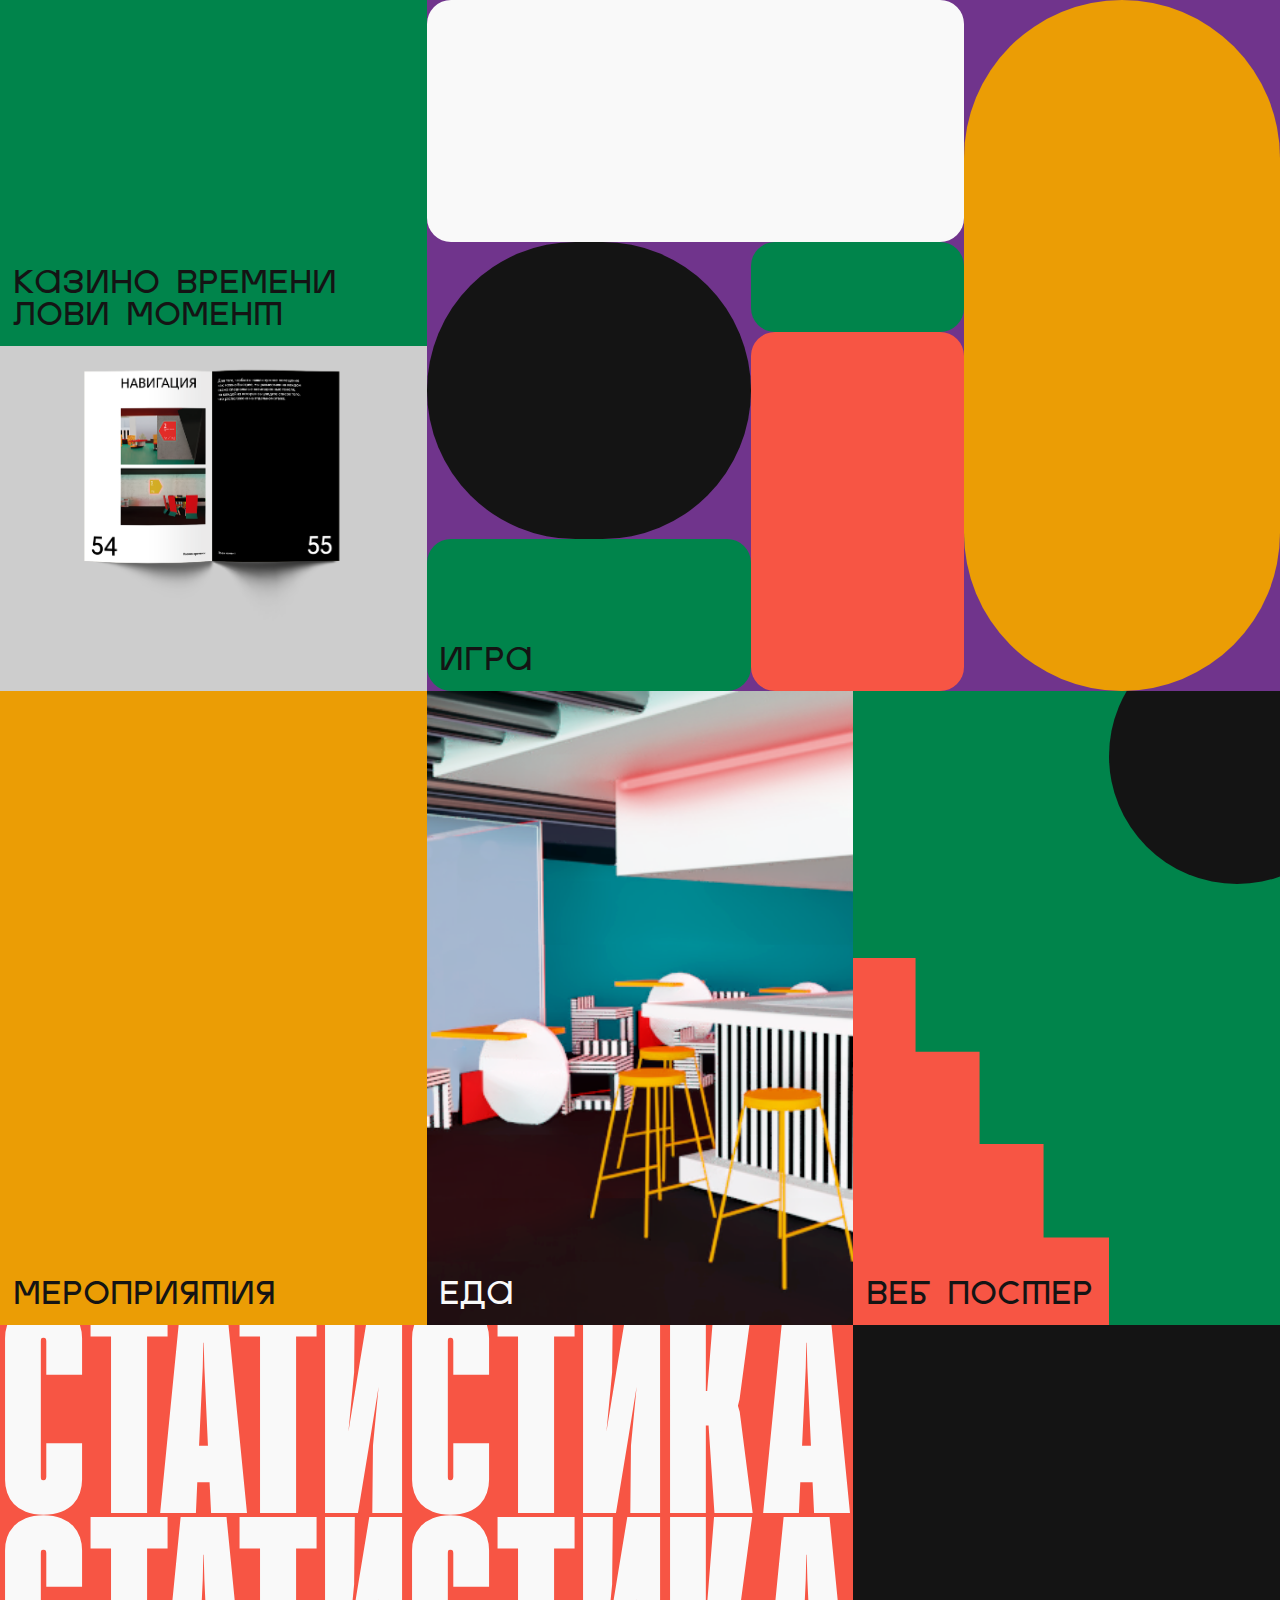
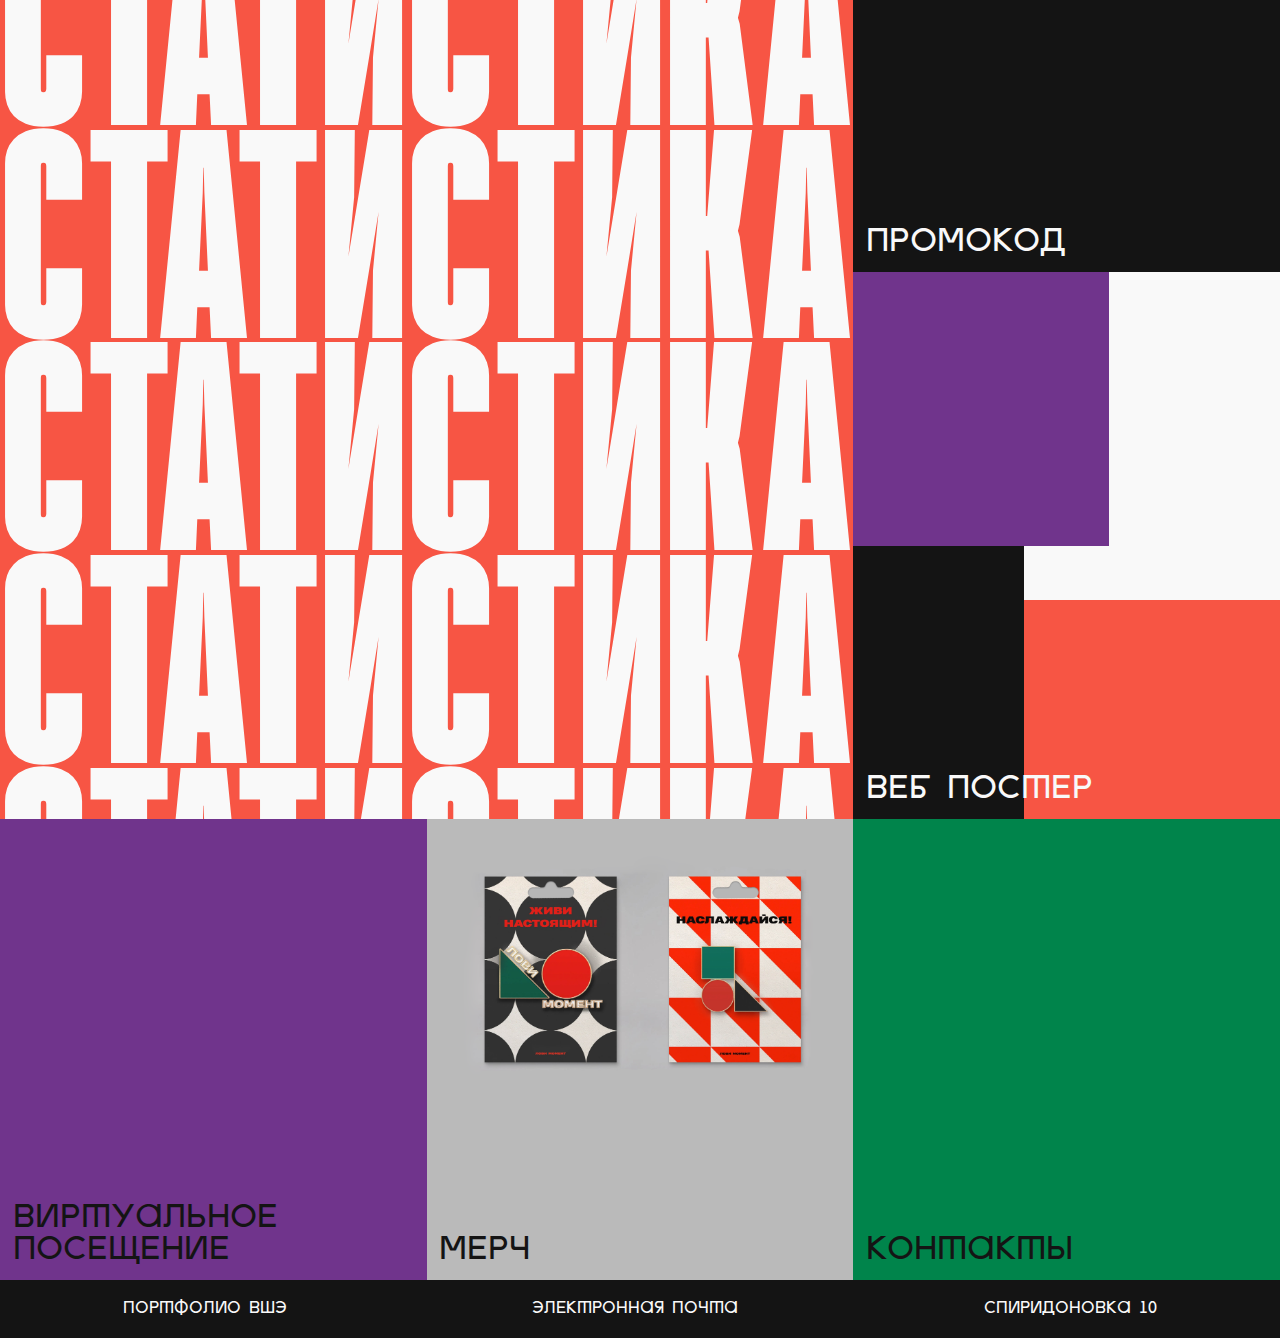
<file: index.html>
<!DOCTYPE html>
<html lang="ru" dir="ltr">
<head>
  <meta charset="utf-8">
  <meta name="viewport" content="width=device-width, initial-scale=1">
  <title>Казино времени</title>
  <link rel="shortcut icon" href="img/favicon.png" type="image/x-icon">
  <link rel="stylesheet" href="styles/master.css">
    <!-- Yandex.Metrika counter -->
  <script type="text/javascript" >
     (function(m,e,t,r,i,k,a){m[i]=m[i]||function(){(m[i].a=m[i].a||[]).push(arguments)};
     m[i].l=1*new Date();k=e.createElement(t),a=e.getElementsByTagName(t)[0],k.async=1,k.src=r,a.parentNode.insertBefore(k,a)})
     (window, document, "script", "https://mc.yandex.ru/metrika/tag.js", "ym");

     ym(75234877, "init", {
          clickmap:true,
          trackLinks:true,
          accurateTrackBounce:true,
          webvisor:true
     });
  </script>
  <noscript><div><img src="https://mc.yandex.ru/watch/75234877" style="position:absolute; left:-9999px;" alt="" /></div></noscript>
  <!-- /Yandex.Metrika counter -->
</head>
<body>
  <div class="blocks">
    <section class="blocks__section__one">
      <a href="pages/description.html" style="color: var(--main-black)"><h1>казино времени<br>лови момент</h1></a>
    </section>

    <section class="blocks__section__two">
      <a href="pages/game.html" style="color:var(--main-black)">
        <p>
          <div class="blocks__section__two__shapes">
            <div class="blocks__section__two__shapes__rect-white"></div>
            <div class="blocks__section__two__shapes__circle-black"></div>
            <div class="blocks__section__two__shapes__rect-green"></div>
            <div class="blocks__section__two__shapes__rect-red"></div>
            <div class="blocks__section__two__shapes__rect-green-little"></div>
            <div class="blocks__section__two__shapes__oval-yellow"></div>
          </div>
        </p>
        <h1>игра</h1>
      </a>
    </section>


    <section class="blocks__section__three">
      <p>
        <a href="pages/book.html"><img src="img/book/54-55.png" alt=""></a>
      </p>
    </section>


    <section class="blocks__section__four">
      <a href="pages/events.html" style="color: var(--main-black)"><h1>мероприятия</h1></a>
    </section>


    <section class="blocks__section__five">
      <p><a href="pages/food.html" style="color: var(--main-white); text-decoration: none"><img src="img/bar.png" alt=""><h1>еда</h1></a></p>
    </section>


    <section class="blocks__section__six">
      <a href="https://abarabonova.github.io/web-poster/" target="_blank" style="color: var(--main-black)"><img src="img/stairs.svg" alt="">
        <p>
          <div></div>
          <h1>веб постер</h1>
        </p>
      </a>
    </section>


    <section class="blocks__section__seven">
      <a href="pages/sale.html" style="color: var(--main-white);">
        <h1>промокод</h1>
      </a>
    </section>


    <section class="blocks__section__eight">
      <a href="https://abarabonova.github.io/poster/" target="_blank" style="color: var(--main-white);"><div></div><div></div><div></div><div></div>
        <h1>веб постер</h1>
      </a>
    </section>


    <section class="blocks__section__nine">
      <p><a href="pages/statistics.html"><h2 class="fluid-text">статистика<br>статистика<br>статистика<br>статистика<br>статистика<br>статистика<br>статистика<br>статистика<br>статистика<br>статистика<br>статистика<br>статистика<br>статистика<br>статистика<br>статистика<br>статистика<br>статистика<br>статистика<br>статистика<br>статистика<br>статистика<br>статистика<br>статистика<br>статистика<br>статистика<br>статистика<br>статистика<br>статистика<br>статистика<br>статистика<br>статистика<br>статистика<br>статистика<br>статистика<br>статистика<br>статистика<br>статистика<br>статистика<br></h2></a></p>
    </section>


    <section class="blocks__section__ten">
      <a href="pages/virtually.html" style="color: var(--main-black);">
        <h1>виртуальное посещение</h1>
      </a>
    </section>


    <section class="blocks__section__eleven">
      <p><a href="pages/merch.html" style="color: var(--main-black); text-decoration: none;"><img src="img/merch/pins.png" alt="">
        <h1>мерч</h1>
      </a></p>
    </section>


    <section class="blocks__section__twelve">
      <a href="pages/contacts.html" style="color: var(--main-black);">
        <h1>контакты</h1>
      </a>
    </section>

    <footer>
      <a href="https://portfolio.hse.ru/Student/12787">портфолио вшэ</a>
      <!-- <a href="#">12-24</a> -->
      <a href="mailto:casino-time@gmail.com">электронная почта</a>
      <a href="https://yandex.ru/maps/213/moscow/house/ulitsa_spiridonovka_10/Z04Ycw5kQEIGQFtvfXt0eHpjZw==/?ll=37.594971%2C55.759603&sll=37.603256%2C55.760690&sspn=0.022573%2C0.007622&z=16.72">Спиридоновка 10</a>

    </footer>
  </div>








<script src="js/fittext.js" charset="utf-8"></script>
<script src="js/anime.min.js" charset="utf-8"></script>

<script src="js/index.js" charset="utf-8"></script>
<script src="js/events-ticker.js" charset="utf-8"></script>
</body>
</html>
</file>
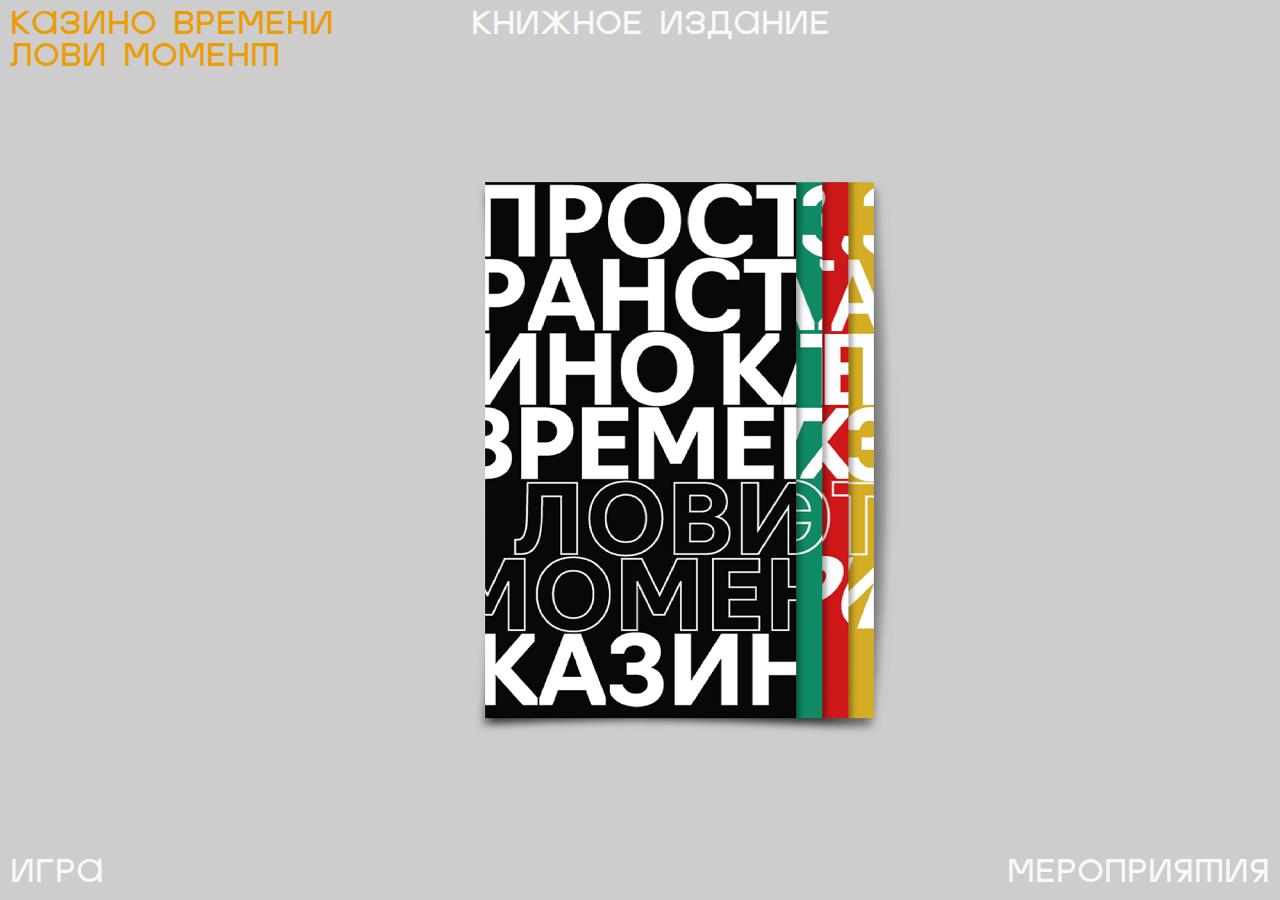
<file: pages/book.html>
<!DOCTYPE html>
<html lang="ru" dir="ltr">
<head>
  <meta charset="utf-8">
  <meta name="viewport" content="width=device-width, initial-scale=1">
  <title>Казино времени</title>
  <link rel="shortcut icon" href="../img/favicon.png" type="image/x-icon">
  <link rel="stylesheet" href="../styles/master.css">
  <style media="screen">
    body {background: #cdcdcd; overflow: hidden;}
    .logo:hover, .link-left:hover, .link-right:hover{color: var(--main-yellow)}
  </style>
</head>
<body>
  <a href="../index.html" class="logo">казино времени<br>лови момент</a>
  <h6 class="description-middle">книжное издание</h6>

    <section class="book_section">
        <div class="slider">
                <div id="img-container" class="images-container">
                <img class="slider-item fade" src="../img/book/1.png" alt="">
                <img class="slider-item fade" src="../img/book/2-3.png" alt="">
                <img class="slider-item fade" src="../img/book/4-5.png" alt="">
                <img class="slider-item fade" src="../img/book/6-7.png" alt="">
                <img class="slider-item fade" src="../img/book/8-9.png" alt="">
                <img class="slider-item fade" src="../img/book/10-11.png" alt="">
                <img class="slider-item fade" src="../img/book/12-13.png" alt="">
                <img class="slider-item fade" src="../img/book/14-15.png" alt="">
                <img class="slider-item fade" src="../img/book/16-17.png" alt="">
                <img class="slider-item fade" src="../img/book/18-19.png" alt="">
                <img class="slider-item fade" src="../img/book/20-21.png" alt="">
                <img class="slider-item fade" src="../img/book/22-23.png" alt="">
                <img class="slider-item fade" src="../img/book/24-25.png" alt="">
                <img class="slider-item fade" src="../img/book/26-27.png" alt="">
                <img class="slider-item fade" src="../img/book/28-29.png" alt="">
                <img class="slider-item fade" src="../img/book/30-31.png" alt="">
                <img class="slider-item fade" src="../img/book/32-33.png" alt="">
                <img class="slider-item fade" src="../img/book/34-35.png" alt="">
                <img class="slider-item fade" src="../img/book/36-37.png" alt="">
                <img class="slider-item fade" src="../img/book/38-39.png" alt="">
                <img class="slider-item fade" src="../img/book/40-41.png" alt="">
                <img class="slider-item fade" src="../img/book/42-43.png" alt="">
                <img class="slider-item fade" src="../img/book/44-45.png" alt="">
                <img class="slider-item fade" src="../img/book/46-47.png" alt="">
                <img class="slider-item fade" src="../img/book/48-49.png" alt="">
                <img class="slider-item fade" src="../img/book/50-51.png" alt="">
                <img class="slider-item fade" src="../img/book/52-53.png" alt="">
                <img class="slider-item fade" src="../img/book/54-55.png" alt="">
                <img class="slider-item fade" src="../img/book/56-57.png" alt="">
                <img class="slider-item fade" src="../img/book/58-59.png" alt="">
                <img class="slider-item fade" src="../img/book/60-61.png" alt="">
                <img class="slider-item fade" src="../img/book/62-63.png" alt="">
                <img class="slider-item fade" src="../img/book/64-65.png" alt="">
                <img class="slider-item fade" src="../img/book/66-67.png" alt="">
            </div>
            <div class="buttons-block">
                <div id="prev-btn"></div>
                <div id="next-btn"></div>
            </div>
            <div id="dots-block">
                <button class="dot dot-active"></button>
                <button class="dot"></button>
                <button class="dot"></button>
                <button class="dot"></button>
            </div>
        </div>
    </section>
    <a href="game.html" class="link-left">игра</a>
    <a href="events.html" class="link-right">мероприятия</a>
    <script src="../js/sliders.js"></script>
</body>
</html>
</file>
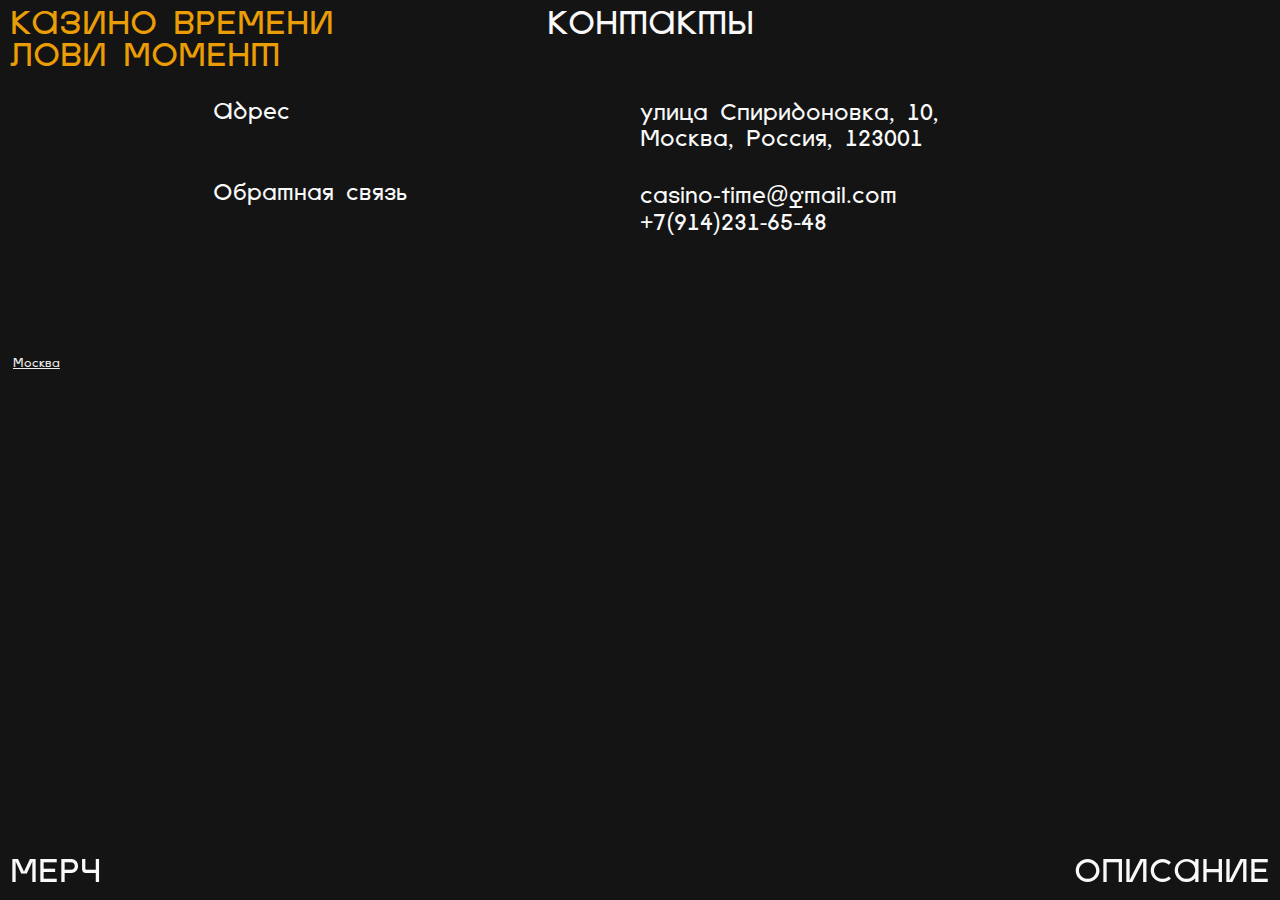
<file: pages/contacts.html>
<!DOCTYPE html>
<html lang="ru" dir="ltr">
<head>
  <meta charset="utf-8">
  <meta name="viewport" content="width=device-width, initial-scale=1">
  <title>Казино времени</title>
  <link rel="shortcut icon" href="../img/favicon.png" type="image/x-icon">
  <link rel="stylesheet" href="../styles/master.css">
  <style media="screen">
    body {background: var(--main-black); overflow: hidden; font-family: "Five-Years-Later";}
    .logo:hover, .link-left:hover, .link-right:hover{color: var(--main-yellow)}
    .header__p, .header__div__p {font-family: "Five-Years-Later";}
  </style>
</head>
<body>

  <a href="../index.html" class="logo">казино времени<br>лови момент</a>
  <h6 class="description-middle">контакты</h6>


  <div class="contacts">
    <p class="contacts__adress">Адрес</p>
    <p class="contacts__support">Обратная связь</p>

    <p class="contacts__adress__info">улица Спиридоновка, 10,<br>Москва, Россия, 123001</p>
    <p class="contacts__support__info">casino-time<span>@</span>gmail.com<br><span>+</span>7<span>(</span>914<span>)</span>231-65-48</p>
  </div>

<div style="position:absolute;overflow:hidden;" class="contacts__map">
  <a href="https://yandex.ru/maps/213/moscow/?utm_medium=mapframe&utm_source=maps" style="color:#eee;font-size:12px;position:absolute;">Москва</a>
  <a href="https://yandex.ru/maps/213/moscow/house/ulitsa_spiridonovka_10/Z04Ycw5kQEIGQFtvfXt0eHpjZw==/?clid=2270456&ll=37.594971%2C55.759603&sll=37.481926%2C56.020279&sspn=0.090294%2C0.030285&utm_medium=mapframe&utm_source=maps&z=16.72" style="color:#eee;font-size:12px;position:absolute;bottom:2vh;">Улица Спиридоновка, 10 — Яндекс.Карты</a>
  <iframe src="https://yandex.ru/map-widget/v1/-/CCQNFFuDCB" frameborder="1" allowfullscreen="true" style="position:relative;" class="contacts__map__iframe"></iframe>
</div>





  <a href="merch.html" class="link-left">мерч</a>
  <a href="description.html" class="link-right">описание</a>
</body>
</html>
</file>
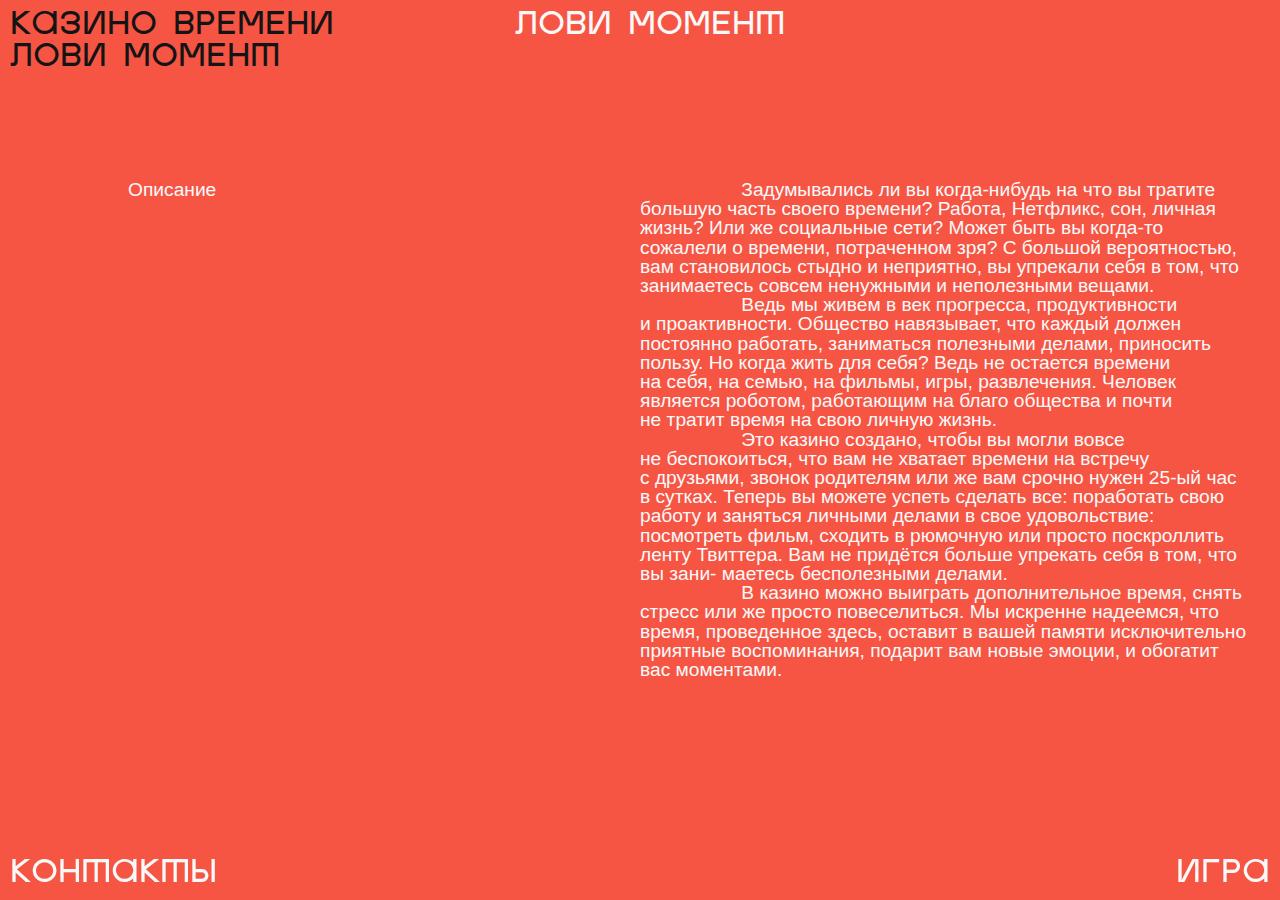
<file: pages/description.html>
<!DOCTYPE html>
<html lang="ru" dir="ltr">
<head>
  <meta charset="utf-8">
  <meta name="viewport" content="width=device-width, initial-scale=1">
  <title>Казино времени</title>
  <link rel="shortcut icon" href="../img/favicon.png" type="image/x-icon">
  <link rel="stylesheet" href="../styles/description.css">
</head>
<body>
  <header>
    <a href="../index.html" class="logo">казино времени<br>лови момент</a>
    <h6 class="description-middle">лови момент</h6>

    <p class="header__p">Описание</p>
    <div class="header__div">
      <p class="header__div__p">Задумывались&nbsp;ли вы&nbsp;когда-нибудь на&nbsp;что вы&nbsp;тратите большую часть своего времени? Работа, Нетфликс, сон, личная жизнь? Или&nbsp;же социальные сети? Может быть вы&nbsp;когда-то сожалели о&nbsp;времени, потраченном зря? С&nbsp;большой вероятностью, вам становилось стыдно и&nbsp;неприятно, вы&nbsp;упрекали себя в&nbsp;том, что занимаетесь совсем ненужными и&nbsp;неполезными вещами.</p>
      <p class="header__div__p">Ведь мы&nbsp;живем в&nbsp;век прогресса, продуктивности и&nbsp;проактивности. Общество навязывает, что каждый должен постоянно работать, заниматься полезными делами, приносить пользу. Но&nbsp;когда жить для себя? Ведь не&nbsp;остается времени на&nbsp;себя, на&nbsp;семью, на&nbsp;фильмы, игры, развлечения. Человек является роботом, работающим на&nbsp;благо общества и&nbsp;почти не&nbsp;тратит время на&nbsp;свою личную жизнь.</p>
      <p class="header__div__p">Это казино создано, чтобы вы могли вовсе не&nbsp;беспокоиться, что вам не&nbsp;хватает времени на&nbsp;встречу с&nbsp;друзьями, звонок родителям или&nbsp;же вам срочно нужен 25-ый час в&nbsp;сутках. Теперь вы&nbsp;можете успеть сделать все: поработать свою работу и&nbsp;заняться личными делами в&nbsp;свое удовольствие: посмотреть фильм, сходить в&nbsp;рюмочную или просто поскроллить ленту Твиттера. Вам не&nbsp;придётся больше упрекать себя в&nbsp;том, что вы&nbsp;зани- маетесь бесполезными делами.</p>
      <p class="header__div__p">В казино можно выиграть дополнительное время, снять стресс или же просто повеселиться. Мы искренне надеемся, что время, проведенное здесь, оставит в вашей памяти исключительно приятные воспоминания, подарит вам новые эмоции, и обогатит вас моментами.</p>
    </div>

    <a href="contacs.html" class="link-left">контакты</a>
    <a href="game.html" class="link-right">игра</a>
  </header>


<!-- <h2>Custom Scrollbar Example</h2> -->


</body>
</html>
</file>
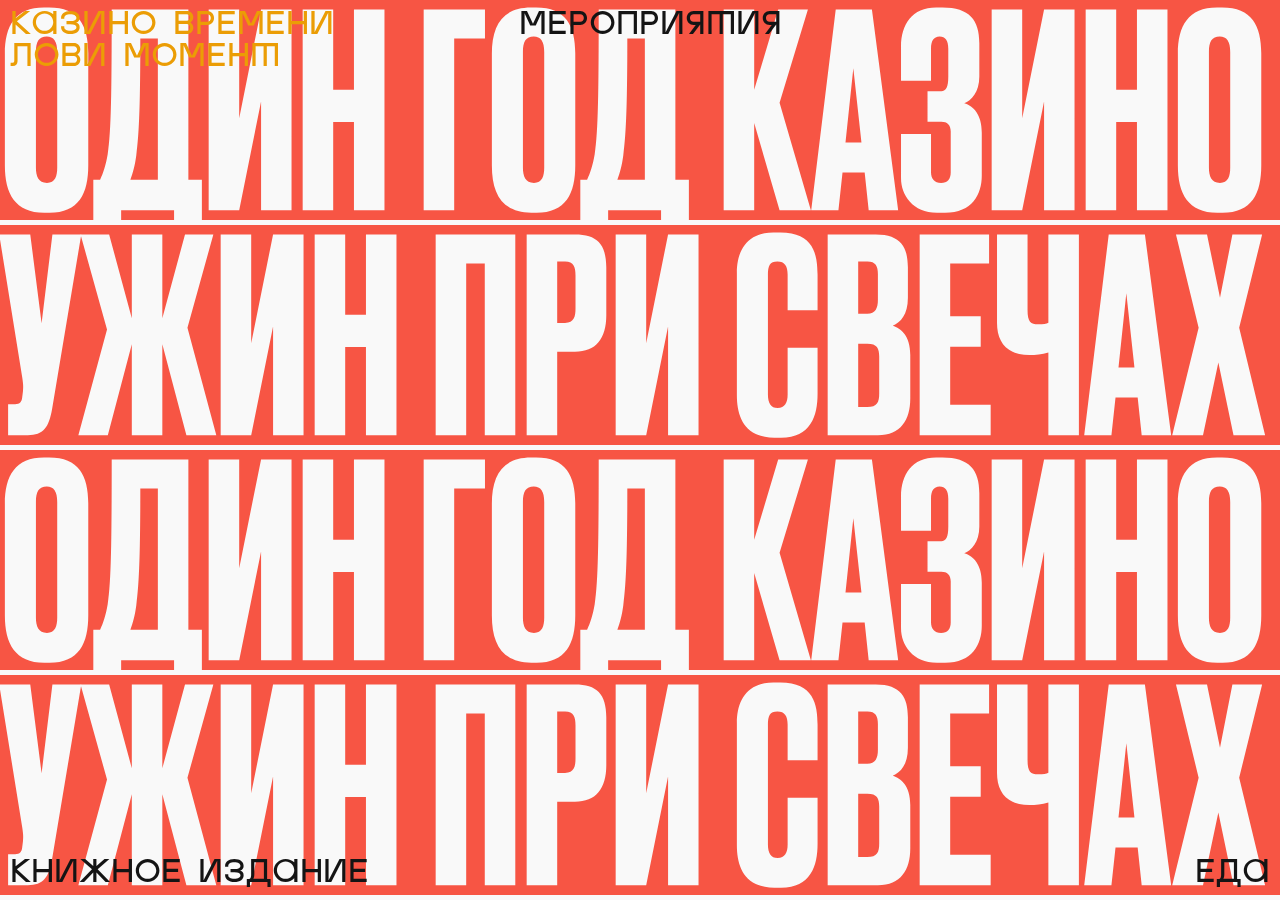
<file: pages/events.html>
<!DOCTYPE html>
<html lang="ru" dir="ltr">
<head>
  <meta charset="utf-8">
  <meta name="viewport" content="width=device-width, initial-scale=1">
  <title>Казино времени</title>
  <link rel="shortcut icon" href="../img/favicon.png" type="image/x-icon">
  <link rel="stylesheet" href="../styles/master.css">
  <style media="screen">
   body {background: var(--main-red); overflow: hidden;}
   .logo, .description-middle, .link-left, .link-right{color: var(--main-black);}
   .logo:hover, .link-left:hover, .link-right:hover{color: var(--main-yellow)}
 </style>
</head>
<body>
  <a href="../index.html" class="logo">казино времени<br>лови момент</a>
  <h6 class="description-middle">мероприятия</h6>


  <div class="events__div">

    <div class="events__img__b-w" id="poster-1">
      <img class="events__poster-1" src="../img/events/poster-1.png" alt="">
    </div>

    <div class="events__img__b-w-2" id="poster-2">
      <img class="events__poster-2" src="../img/events/poster-2.png" alt="">
    </div>

    <div class="events__img__b-w-3" id="poster-3">
      <img class="events__poster-3" src="../img/events/poster-3.png" alt="">
    </div>

    <div class="events__img__b-w-4" id="poster-4">
      <img class="events__poster-4" src="../img/events/poster-4.png" alt="">
    </div>

    <div class="events__img__b-w-5" id="poster-5">
      <img class="events__poster-5" src="../img/events/poster-5.png" alt="">
    </div>

    <div class="events__img__b-w-6" id="poster-6">
      <img class="events__poster-6" src="../img/events/poster-6.png" alt="">
    </div>

  <div class="events__div__span">
    <h4>
      <span class="events__div__span__one-years" id="poster-red-6">один год казино времени</span>
      <span class="events__div__span__set" id="poster-dj">dj-set</span>
      <span class="events__div__span__one-years">ужин при свечах</span>
      <span class="events__div__span__set" id="poster-dj_2">dj-set</span>
      <span class="events__div__span__one-years" id="poster-black-three-3-3">один год казино времени</span>
      <span class="events__div__span__set">ужин при свечах</span>
      <span class="events__div__span__one-years">один год казино времени</span>
    </h4>
  </div>

  <div class="events__div__span" id="events__div__span__2">
    <h4>
      <span class="events__div__span__set">ужин при свечах</span>
      <span class="events__div__span__one-years" id="poster-black-1-1">один год казино времени</span>
      <span class="events__div__span__set" id="poster-dj_2-1">dj-set</span>
      <span class="events__div__span__one-years" id="poster-black-two-2">один год казино времени</span>
      <span class="events__div__span__set" id="poster-dj-1">dj-set</span>
      <span class="events__div__span__one-years">ужин при свечах</span>
      <span class="events__div__span__set">dj-set</span>
    </h4>
  </div>

  <div class="events__div__span" id="events__div__span__3">
    <h4>
      <span class="events__div__span__one-years" id="poster-black-three-3">один год казино времени</span>
      <span class="events__div__span__set" id="poster-dj-2">dj-set</span>
      <span class="events__div__span__one-years">ужин при свечах</span>
      <span class="events__div__span__set">ужин при свечах</span>
      <span class="events__div__span__one-years" id="poster-black-1">один год казино времени</span>
      <span class="events__div__span__set" id="poster-dj_2-2">dj-set</span>
      <span class="events__div__span__one-years">ужин при свечах</span>
      <span class="events__div__span__set">dj-set</span>
    </h4>
  </div>

  <div class="events__div__span">
    <h4>
      <span class="events__div__span__set">ужин при свечах</span>
      <span class="events__div__span__one-years" id="poster-black">один год казино времени
      </span>
      <span class="events__div__span__set" id="poster-dj-3">dj-set</span>
      <span class="events__div__span__one-years" id="poster-black-two">один год казино времени</span>
      <span class="events__div__span__set">ужин при свечах</span>
      <span class="events__div__span__one-years" id="poster-black-three">один год казино времени</span>
      <span class="events__div__span__set" id="poster-dj_2-3">dj-set</span>
    </h4>
  </div>
</div>




<a href="book.html" class="link-left">книжное издание</a>
<a href="food.html" class="link-right">еда</a>


<script src="../js/events.js" charset="utf-8"></script>
</body>
</html>
</file>
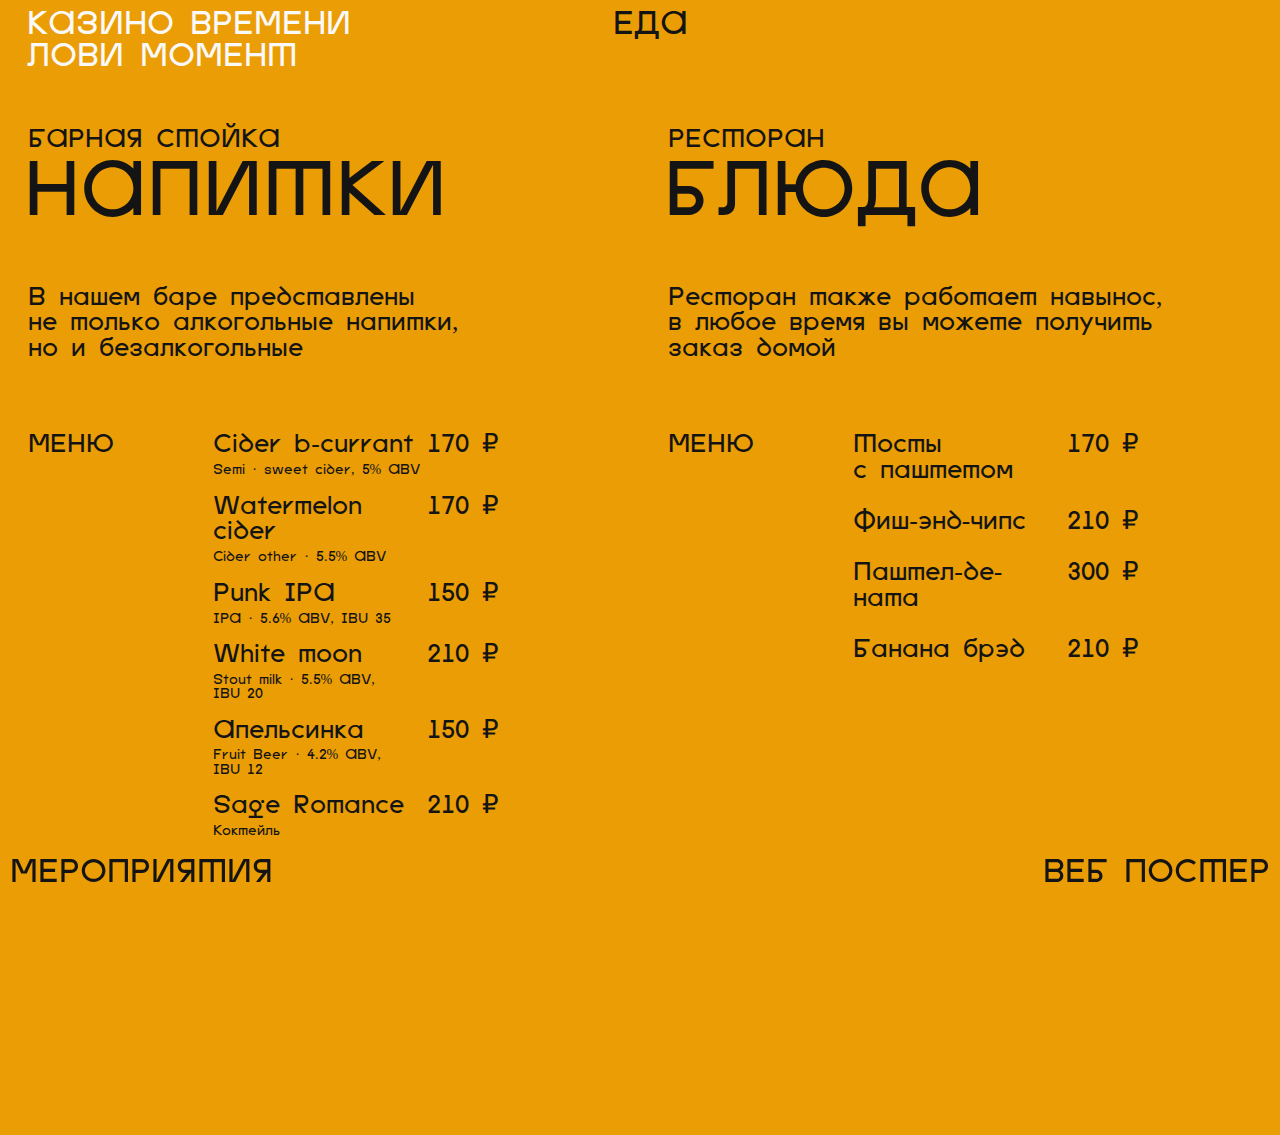
<file: pages/food.html>
<!DOCTYPE html>
<html lang="ru" dir="ltr">
<head>
  <meta charset="utf-8">
  <meta name="viewport" content="width=device-width, initial-scale=1">
  <title>Казино времени</title>
  <link rel="shortcut icon" href="../img/favicon.png" type="image/x-icon">
  <link rel="stylesheet" href="../styles/master.css">
  <style media="screen">
    body{background: var(--main-yellow);} .logo{padding-left: 27px;}    .logo, .description-middle, .link-left, .link-right{color: var(--main-black);}
   .logo:hover, .link-left:hover, .link-right:hover{color: var(--main-white)}
   ::-webkit-scrollbar-thumb {background: var(--main-purple);
   }
  </style>
</head>
<body>
  <a href="../index.html" class="logo">казино времени<br>лови момент</a>
  <h6 class="description-middle">еда</h6>
  <main class="food__main">

    <p class="food__main__h1_1">барная стойка</p>
    <p class="food__main__h1_2">ресторан</p>

    <p class="food__main__h2_1">напитки</p>
    <p class="food__main__h2_2">блюда</p>

    <p class="food__main__p_1">В&nbsp;нашем баре представлены не&nbsp;только алкогольные напитки, но&nbsp;и&nbsp;безалкогольные</p>
    <p class="food__main__p_2">Ресторан также работает навынос, в&nbsp;любое время вы&nbsp;можете получить заказ домой</p>

    <p class="food__main__h3_1">меню</p>
    <p class="food__main__h3_2">меню</p>

    <!-- меню блюда -->
    <div class="food__main__menu">
      <p>Cider b-currant</p>
      <p>Semi · sweet cider, 5%&nbsp;ABV</p>

      <p>Watermelon cider</p>
      <p>Cider other · 5.5%&nbsp;ABV</p>

      <p>Punk IPA</p>
      <p>IPA · 5.6% ABV, IBU&nbsp;35</p>

      <p>White moon</p>
      <p>Stout milk · 5.5% ABV, IBU&nbsp;20</p>

      <p>Апельсинка</p>
      <p>Fruit Beer · 4.2% ABV, IBU&nbsp;12</p>

      <p>Sage Romance</p>
      <p>Коктейль</p>

      <h6>170&nbsp;<span>₽</span></h6>
      <h6>/</h6>

      <h6>170&nbsp;<span>₽</span></h6>
      <h6>/</h6>

      <h6>150&nbsp;<span>₽</span></h6>
      <h6>/</h6>

      <h6>210&nbsp;<span>₽</span></h6>
      <h6>/</h6>

      <h6>150&nbsp;<span>₽</span></h6>
      <h6>/</h6>

      <h6>210&nbsp;<span>₽</span></h6>
    </div>

    <!-- цена -->

    <!-- второе менб -->
    <div class="food__main__menu_2">
      <p class="food__main__h4_1">Тосты с&nbsp;паштетом</p>

      <p class="food__main__h4_1">Фиш-энд-чипс</p>

      <p class="food__main__h4_1">Паштел-де-ната</p>

      <p class="food__main__h4_1">Банана брэд</p>

      <p>170&nbsp;<span>₽</span></p>
      <p>210&nbsp;<span>₽</span></p>
      <p>300&nbsp;<span>₽</span></p>
      <p>210&nbsp;<span>₽</span></p>
    </div>



    <!-- цена -->
  </main>
  <div class="food__main__padding"></div>
  <a href="events.html" class="link-left">мероприятия</a>
  <a href="https://abarabonova.github.io/web-poster/" target="_blank" class="link-right">веб постер</a>
</body>
</html>
</file>
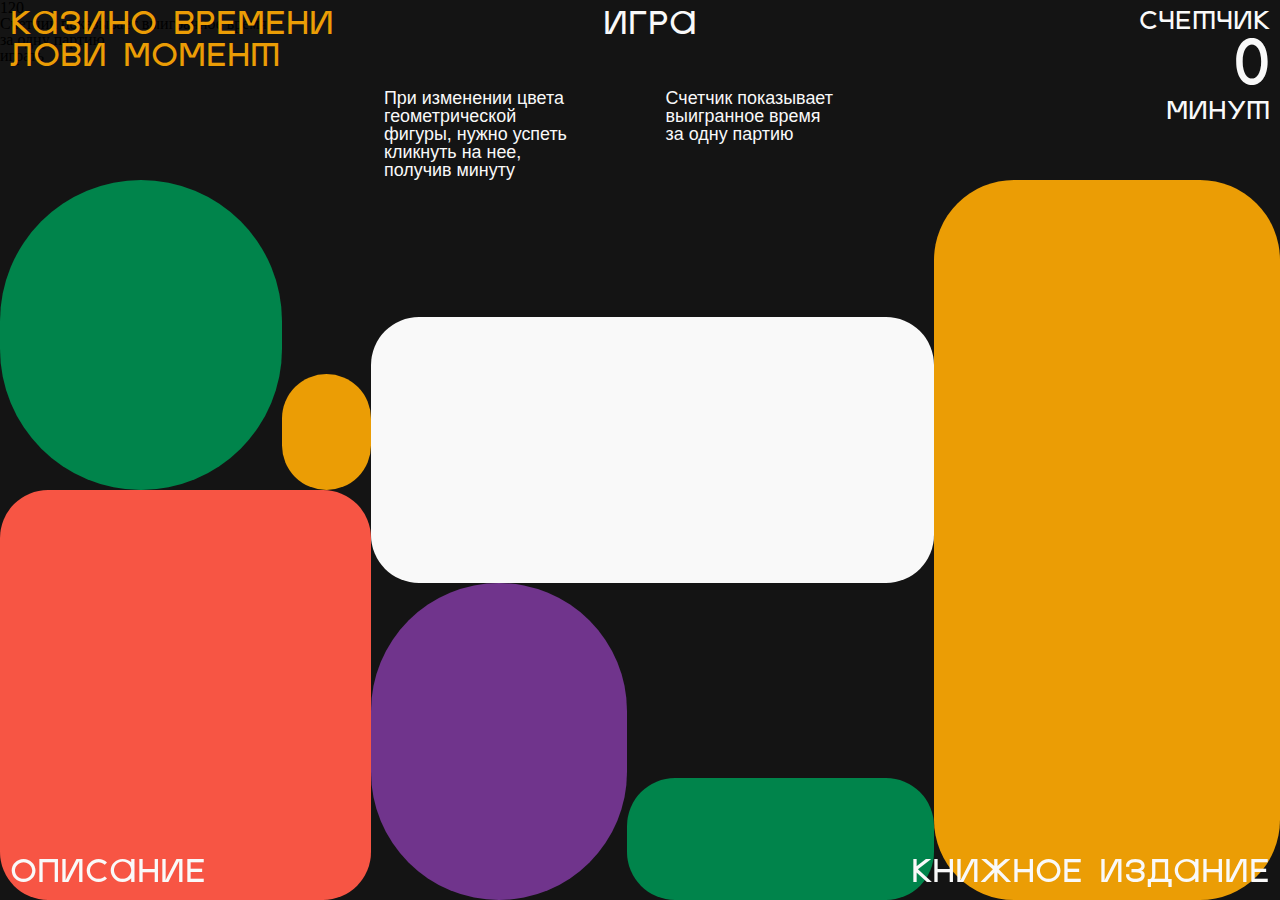
<file: pages/game.html>
<!DOCTYPE html>
<html lang="ru" dir="ltr">
<head>
  <meta charset="utf-8">
  <meta name="viewport" content="width=device-width, initial-scale=1">
  <title>Казино времени</title>
  <link rel="shortcut icon" href="../img/favicon.png" type="image/x-icon">
  <link rel="stylesheet" href="../styles/master.css">
  <style media="screen">
   body {background: var(--main-black); overflow: hidden;}
   .logo:hover, .link-left:hover{color: var(--main-yellow)}
    .link-right:hover {color: var(--main-purple)}
 </style>
</head>
<body>
  <a href="../index.html" class="logo">казино времени<br>лови момент</a>
  <h6 class="description-middle">игра</h6>

  <div class="game__time">
    <p>счетчик</p>
    <p id="game__time"></p>
    <p>минут</p>
  </div>

  <div class="game__screen__1" id="screen-1">
    <div class="game__screen__1__circle">
      <div></div>
      <div></div>
    </div>
    <p>При изменении цвета геометрической фигуры, нужно успеть кликнуть на&nbsp;нее, получив минуту</p>
    <div class="game__screen__1__button" id="button-1">
      <p>дальше</p>
    </div>
  </div>

  <div class="game__screen__2" id="screen-2">
    <div class="game__screen__2__h4">
      <h4>120</h4>
    </div>
    <p>Счетчик показывает выигранное время<br> за&nbsp;одну партию</p>
    <div class="game__screen__2__button" id="button-2">
      <p>играть</p>
    </div>
  </div>

  <div class="game__shapes">
    <div id="shape-1" class="game__shapes__ellipse-green"></div>
    <div id="shape-2" class="game__shapes__ellipse-purple"></div>
    <div id="shape-3" class="game__shapes__oval-yellow"></div>
    <div id="shape-4" class="game__shapes__rect-green"></div>
    <div id="shape-5" class="game__shapes__rect-red"></div>
    <div id="shape-6" class="game__shapes__rect-white"></div>
    <div id="shape-7" class="game__shapes__rect-yellow"></div>
  </div>


  <div class="game__description">
    <p>При изменении цвета геометрической фигуры, нужно успеть кликнуть на&nbsp;нее, получив минуту</p>

    <p>Счетчик показывает выигранное время за&nbsp;одну партию</p>

  </div>



<a href="description.html" class="link-left">описание</a>
<a href="book.html" class="link-right">книжное издание</a>

<script src="../js/game.js" charset="utf-8"></script>

</body>
</html>
</file>
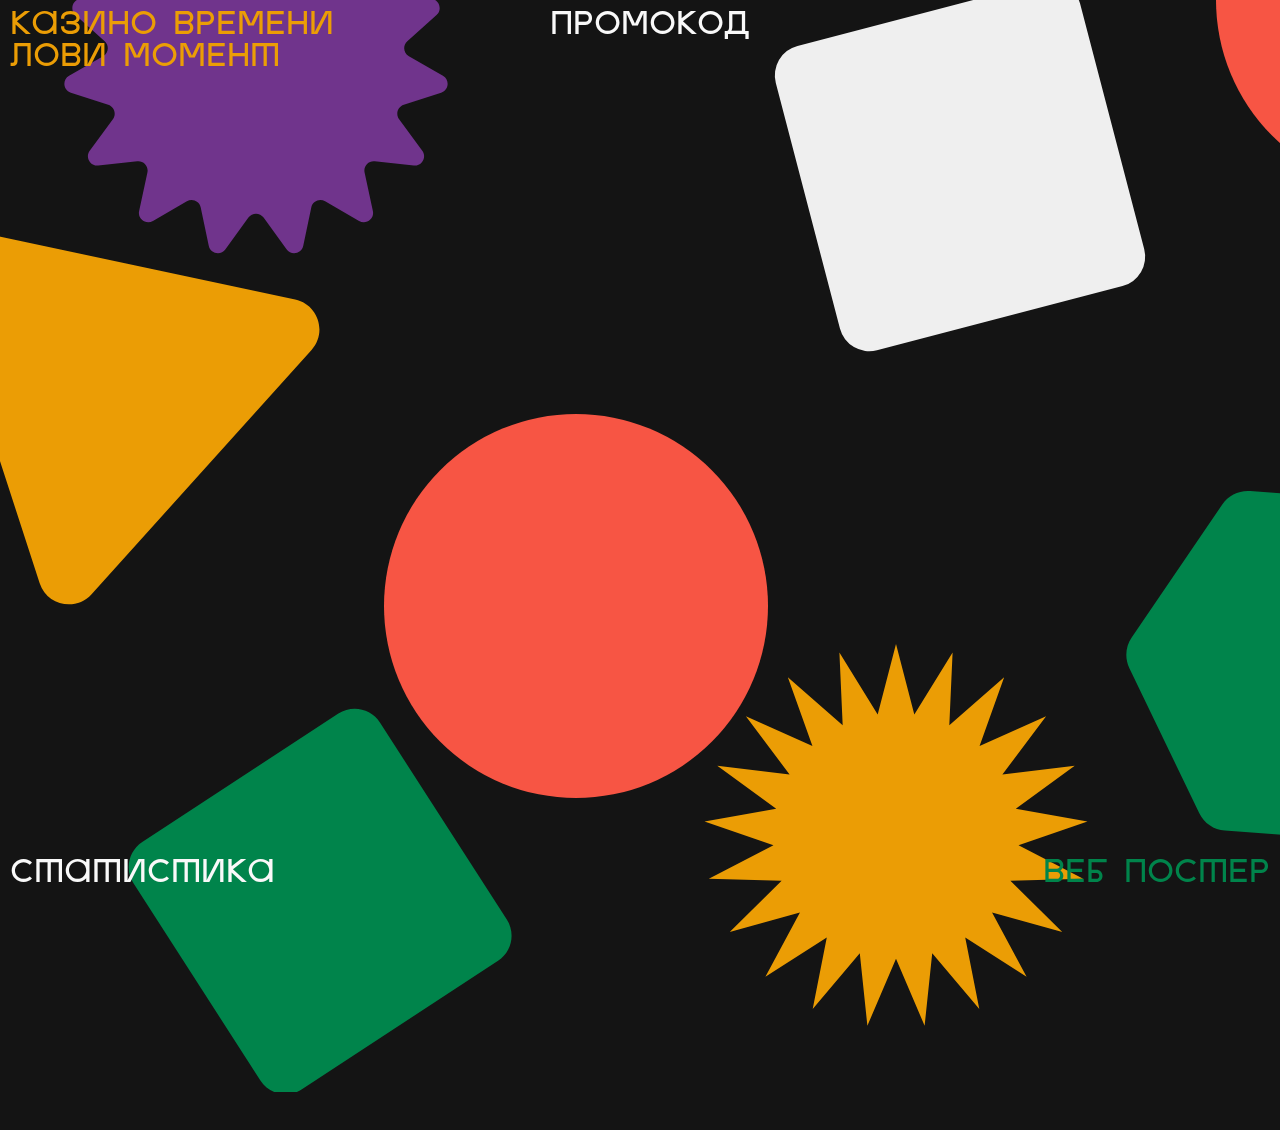
<file: pages/sale.html>
<!DOCTYPE html>
<html lang="ru" dir="ltr">
<head>
  <meta charset="utf-8">
  <meta name="viewport" content="width=device-width, initial-scale=1">
  <title>Казино времени</title>
  <link rel="shortcut icon" href="../img/favicon.png" type="image/x-icon">
  <link rel="stylesheet" href="../styles/master.css">
  <style media="screen">
    body {background: var(--main-black); overflow: hidden;}
    .logo:hover, .link-left:hover, .link-right:hover{color: var(--main-yellow)}
    .link-right {color: var(--main-green);}
  </style>
</head>
<body>

  <a href="../index.html" class="logo">казино времени<br>лови момент</a>
  <h6 class="description-middle">промокод</h6>

  <div class="sale">
    <div id="ball"></div>
    <div></div>
    <div></div>
    <div></div>
    <div></div>
    <div></div>
    <div></div>
    <div></div>
    <div></div>
    <div></div>
    <div></div>
    <div></div>
  </div>


  <a href="statistics.html" class="link-left">статистика</a>
  <a href="https://abarabonova.github.io/poster/" target="_blank" class="link-right">веб постер</a>

  <script src="../js/sale.js" charset="utf-8"></script>

</body>
</html>
</file>
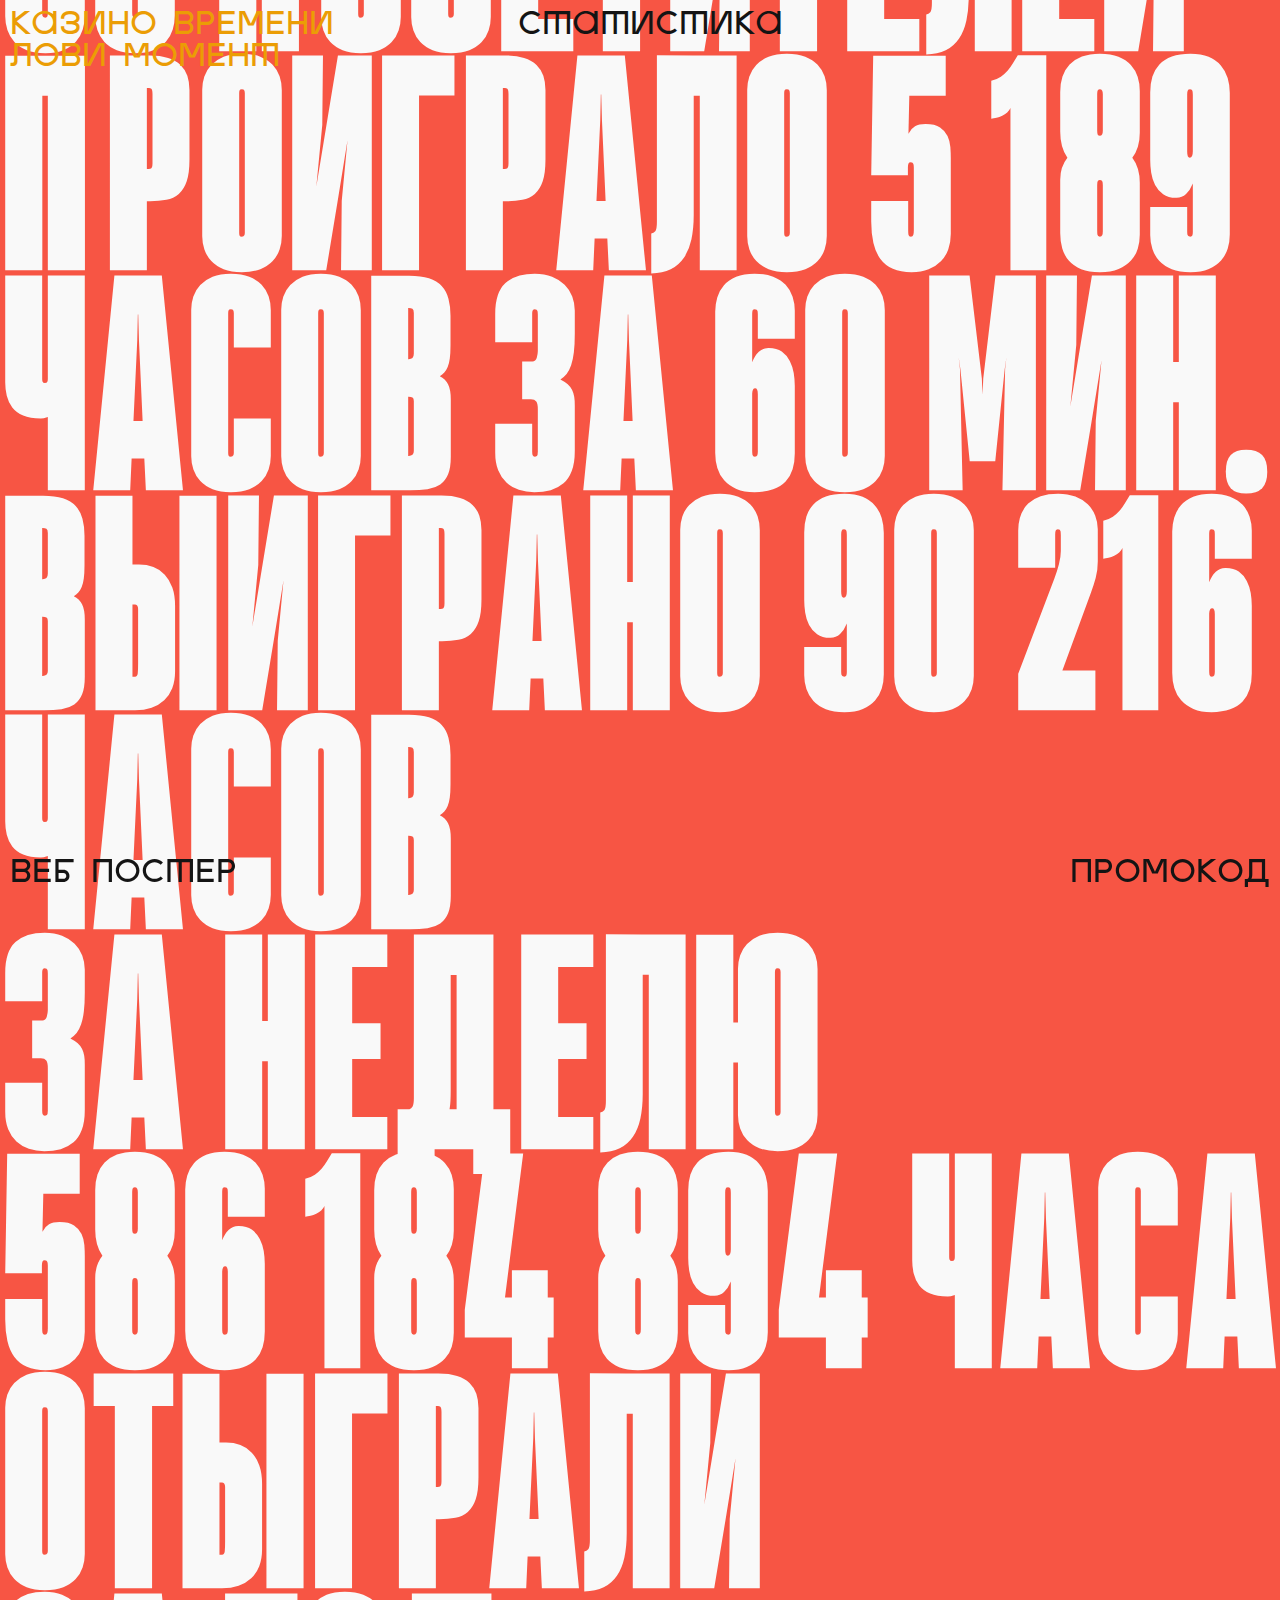
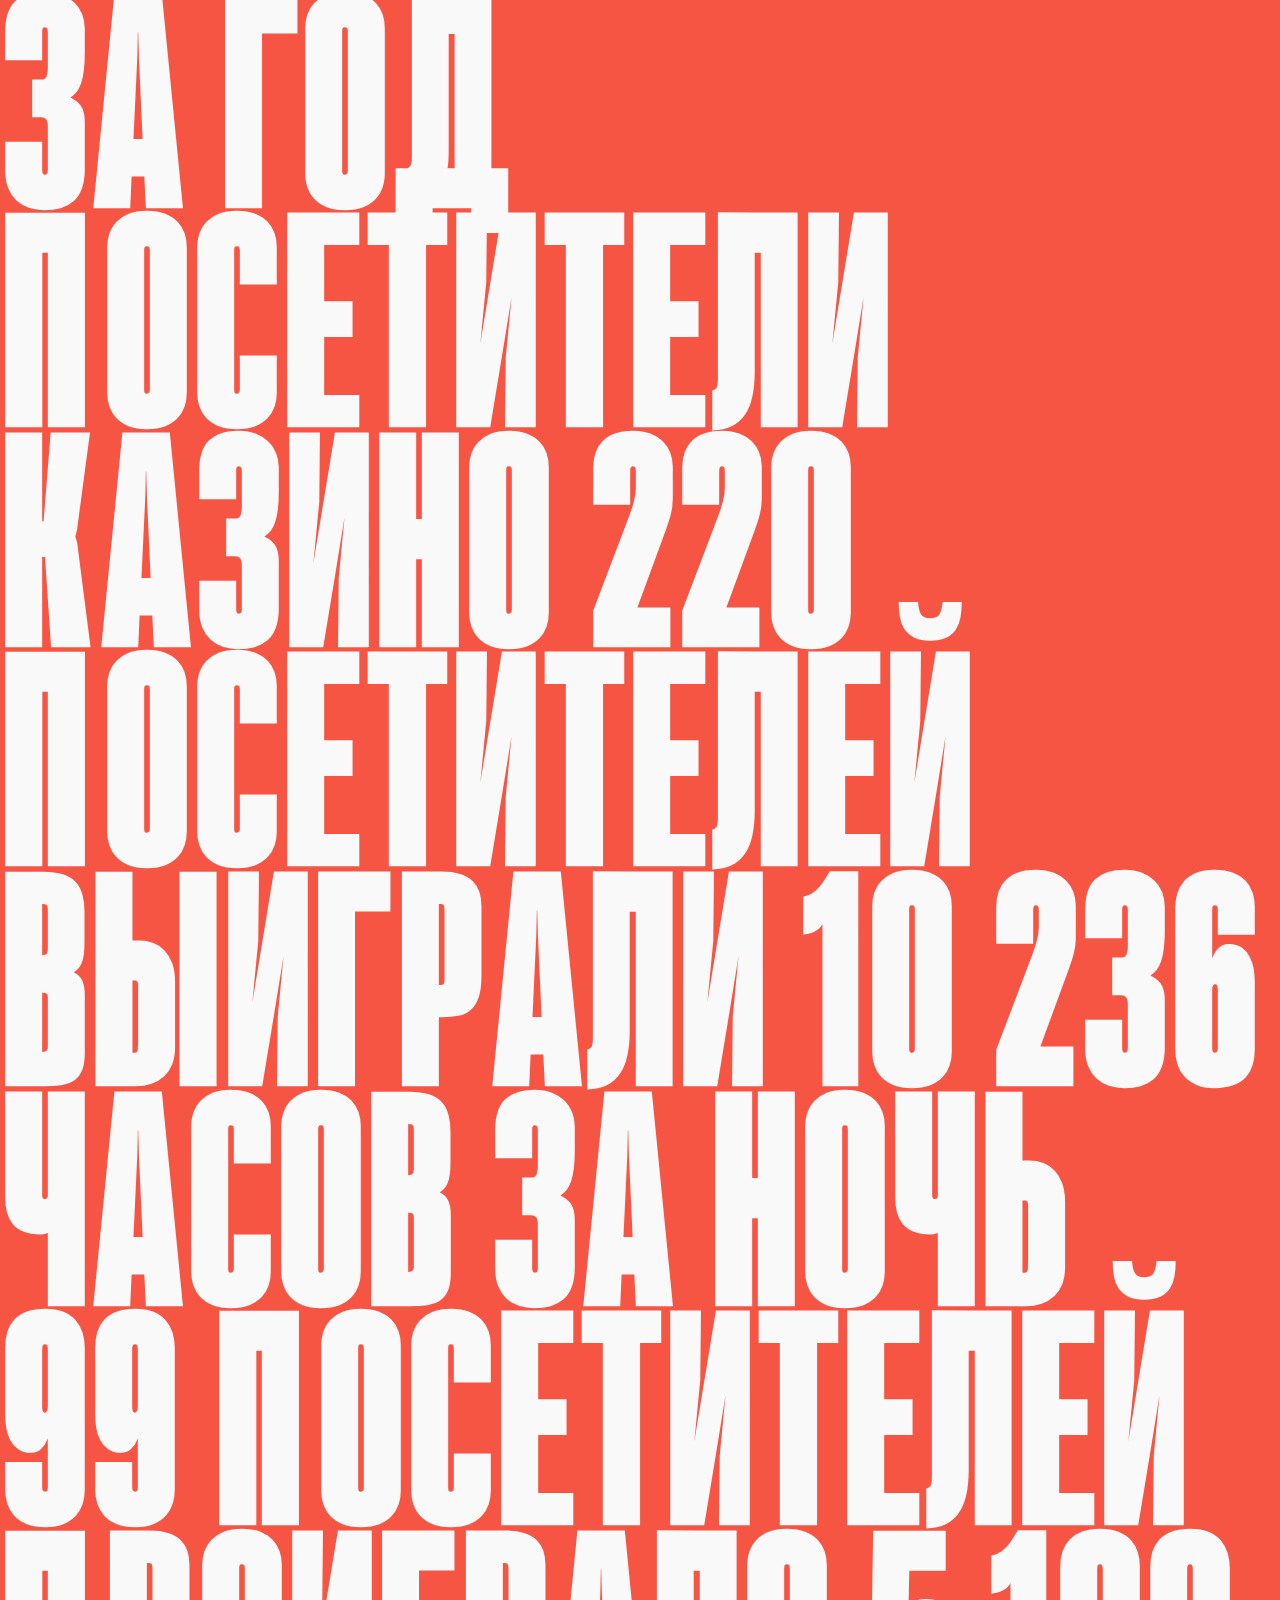
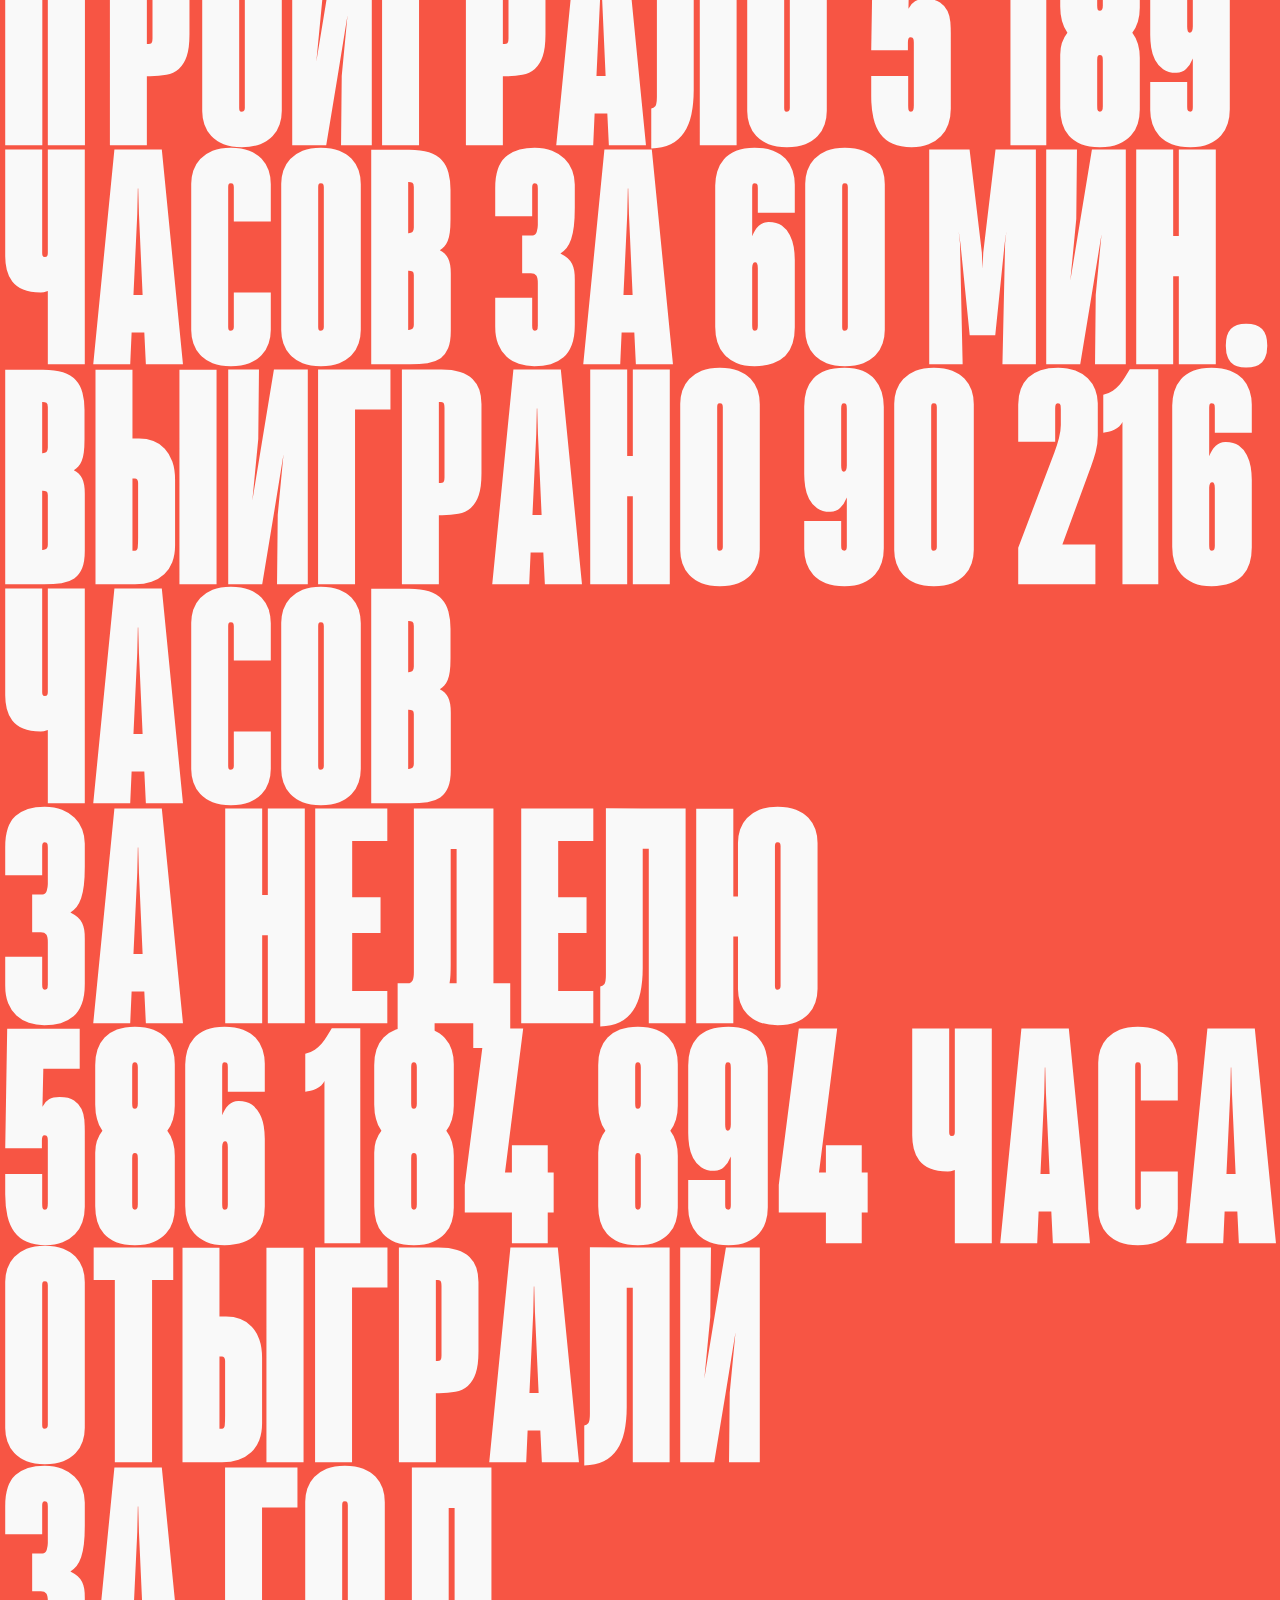
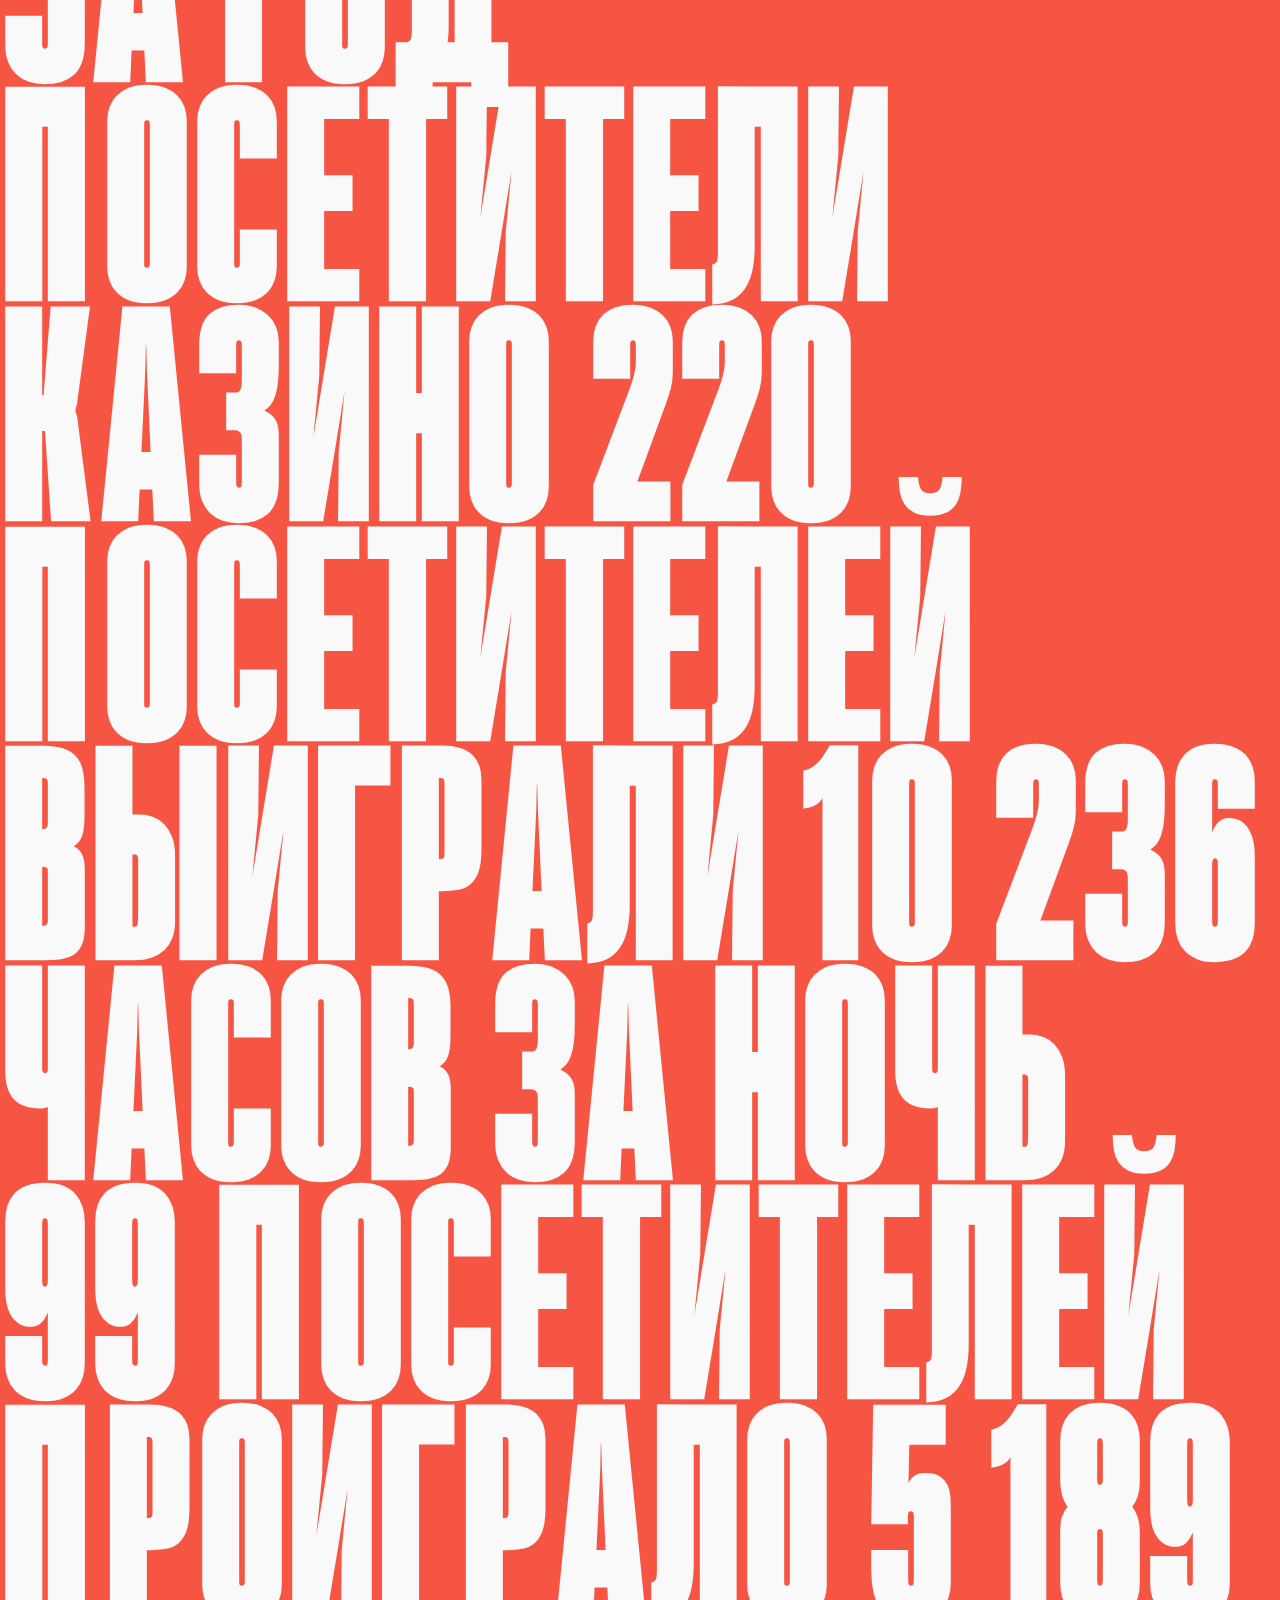
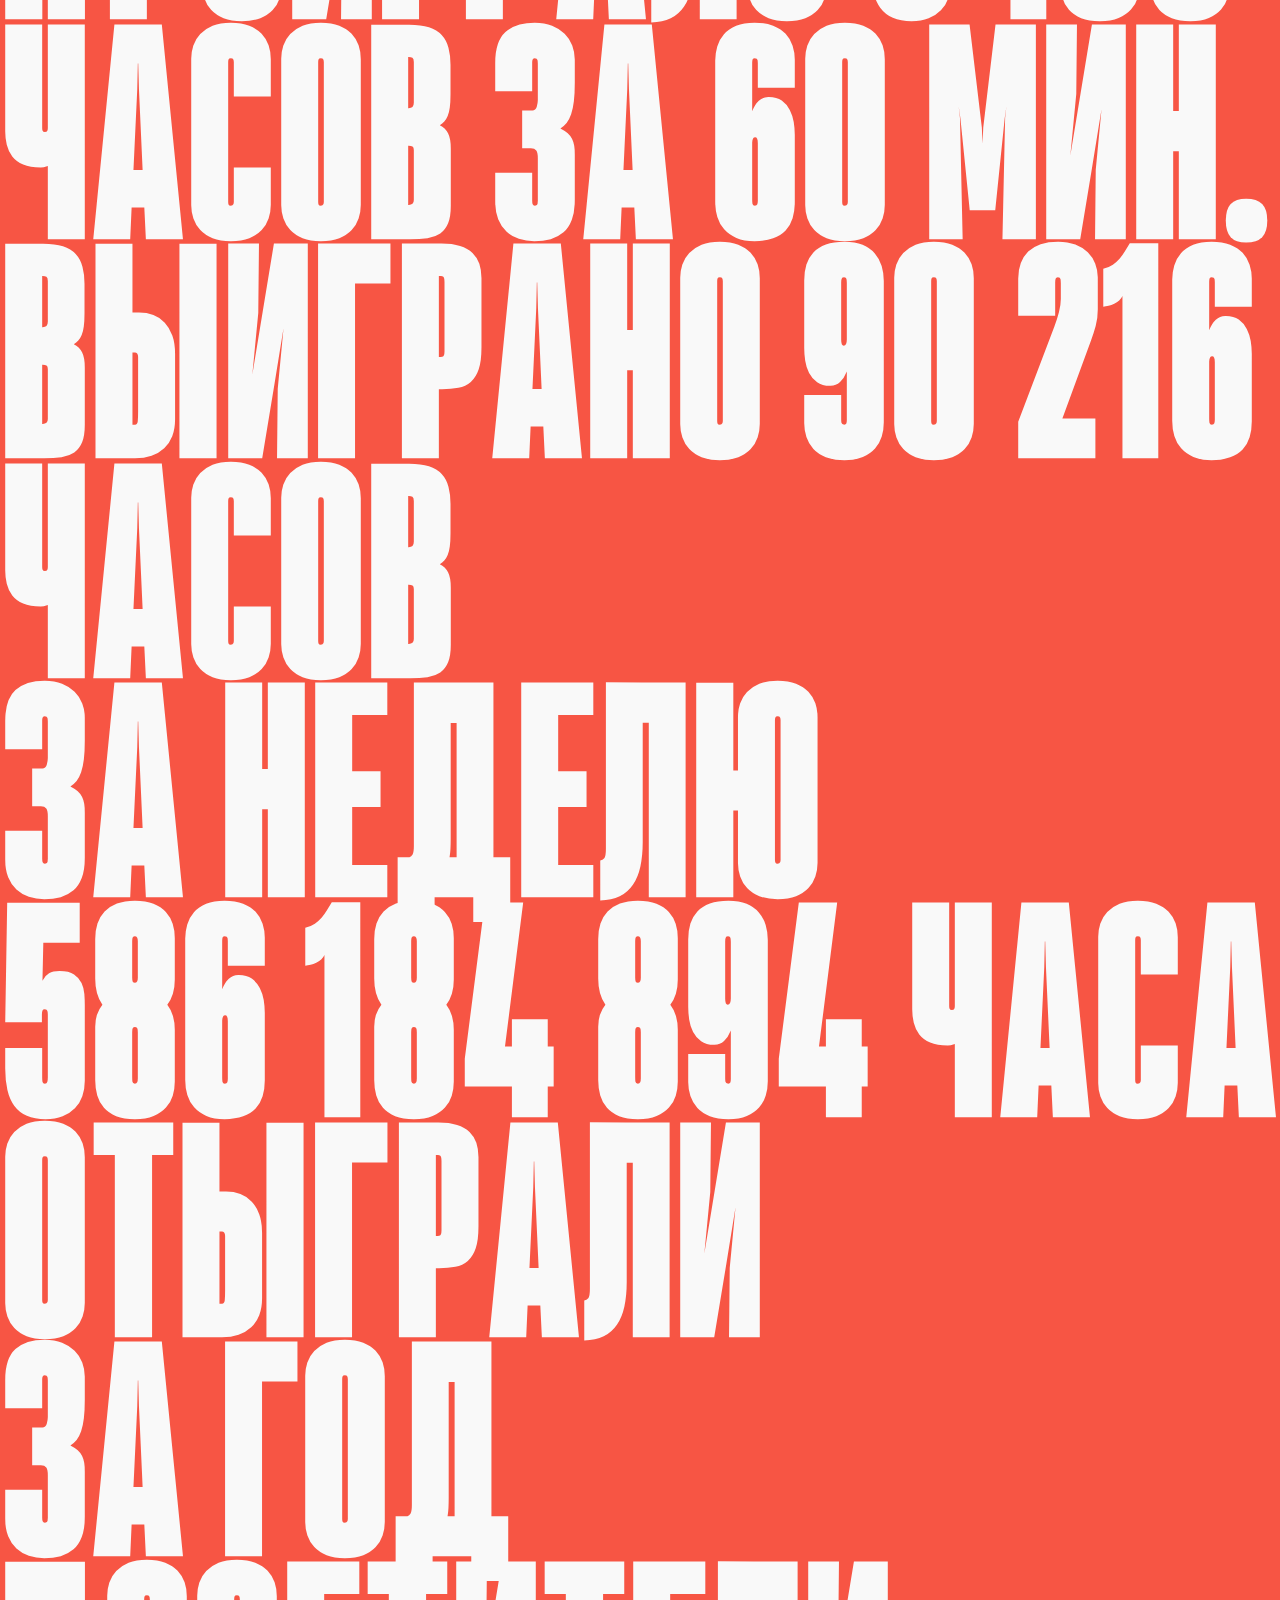
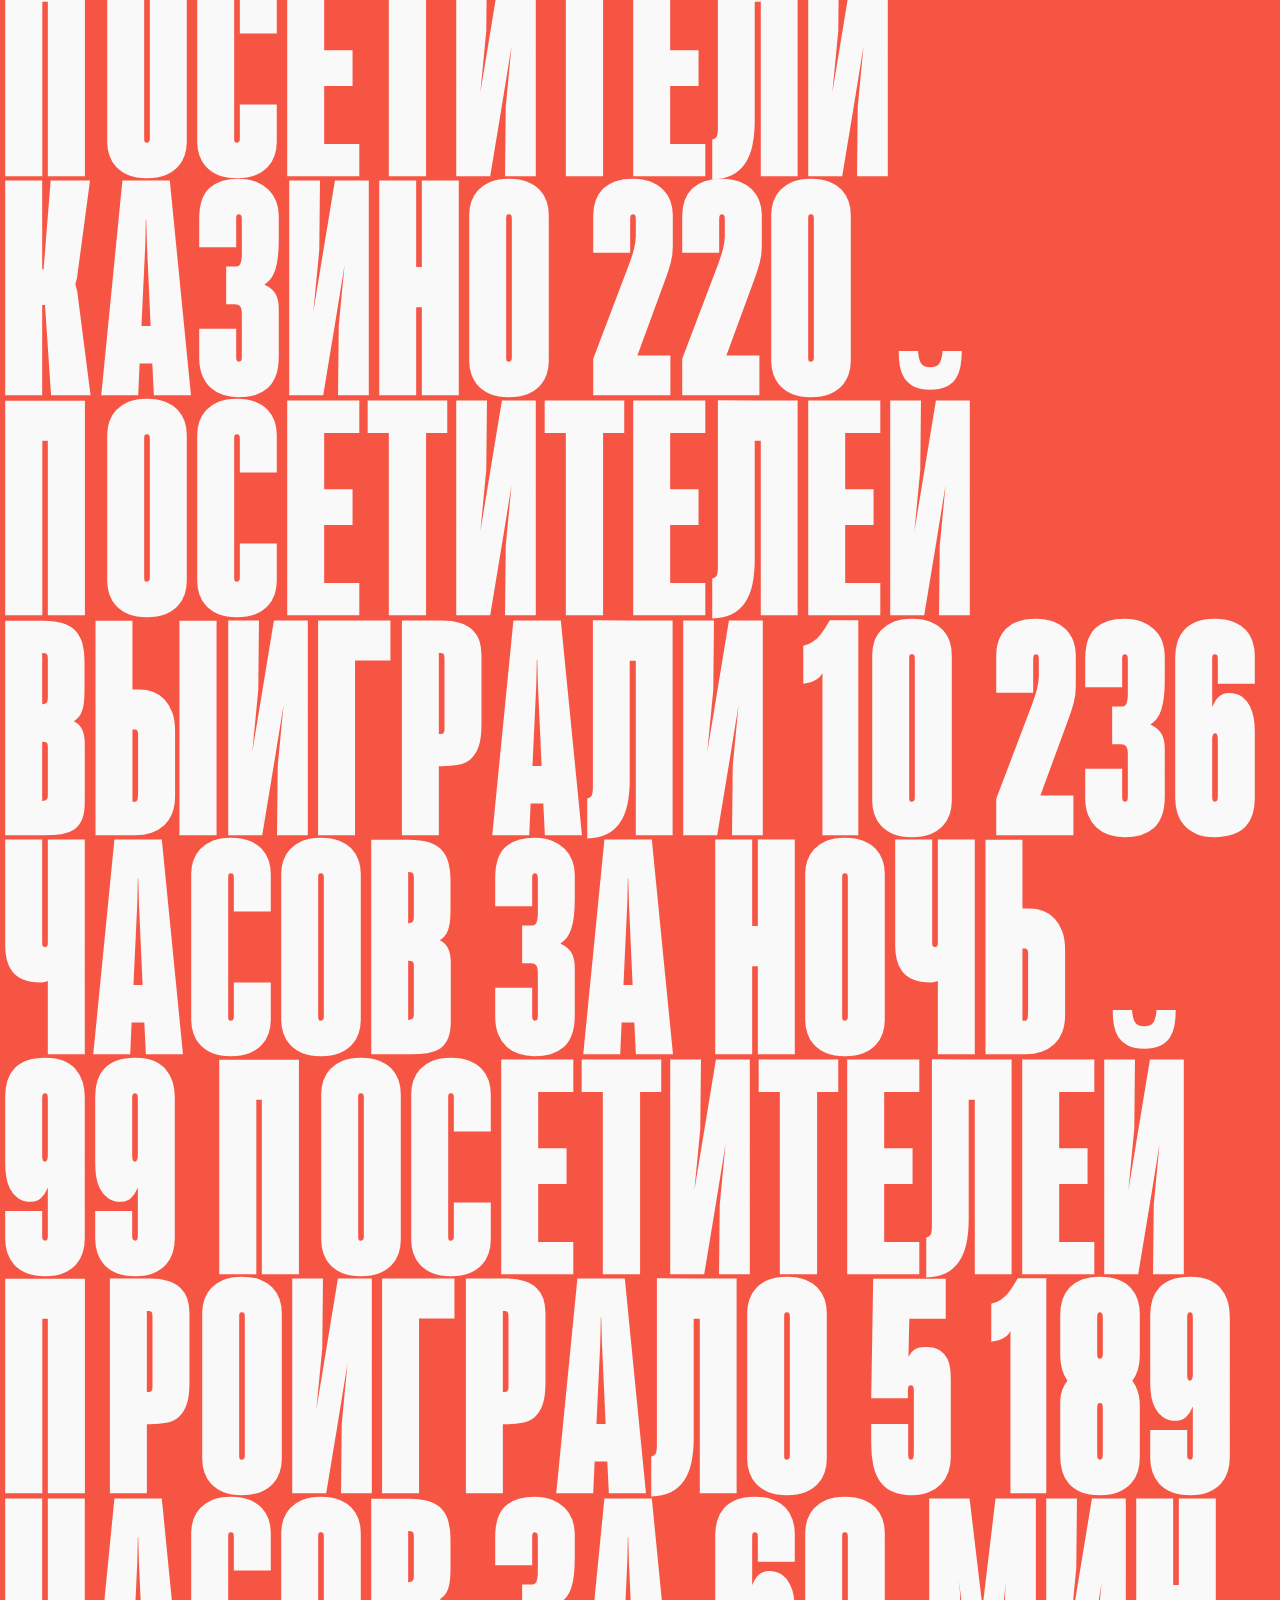
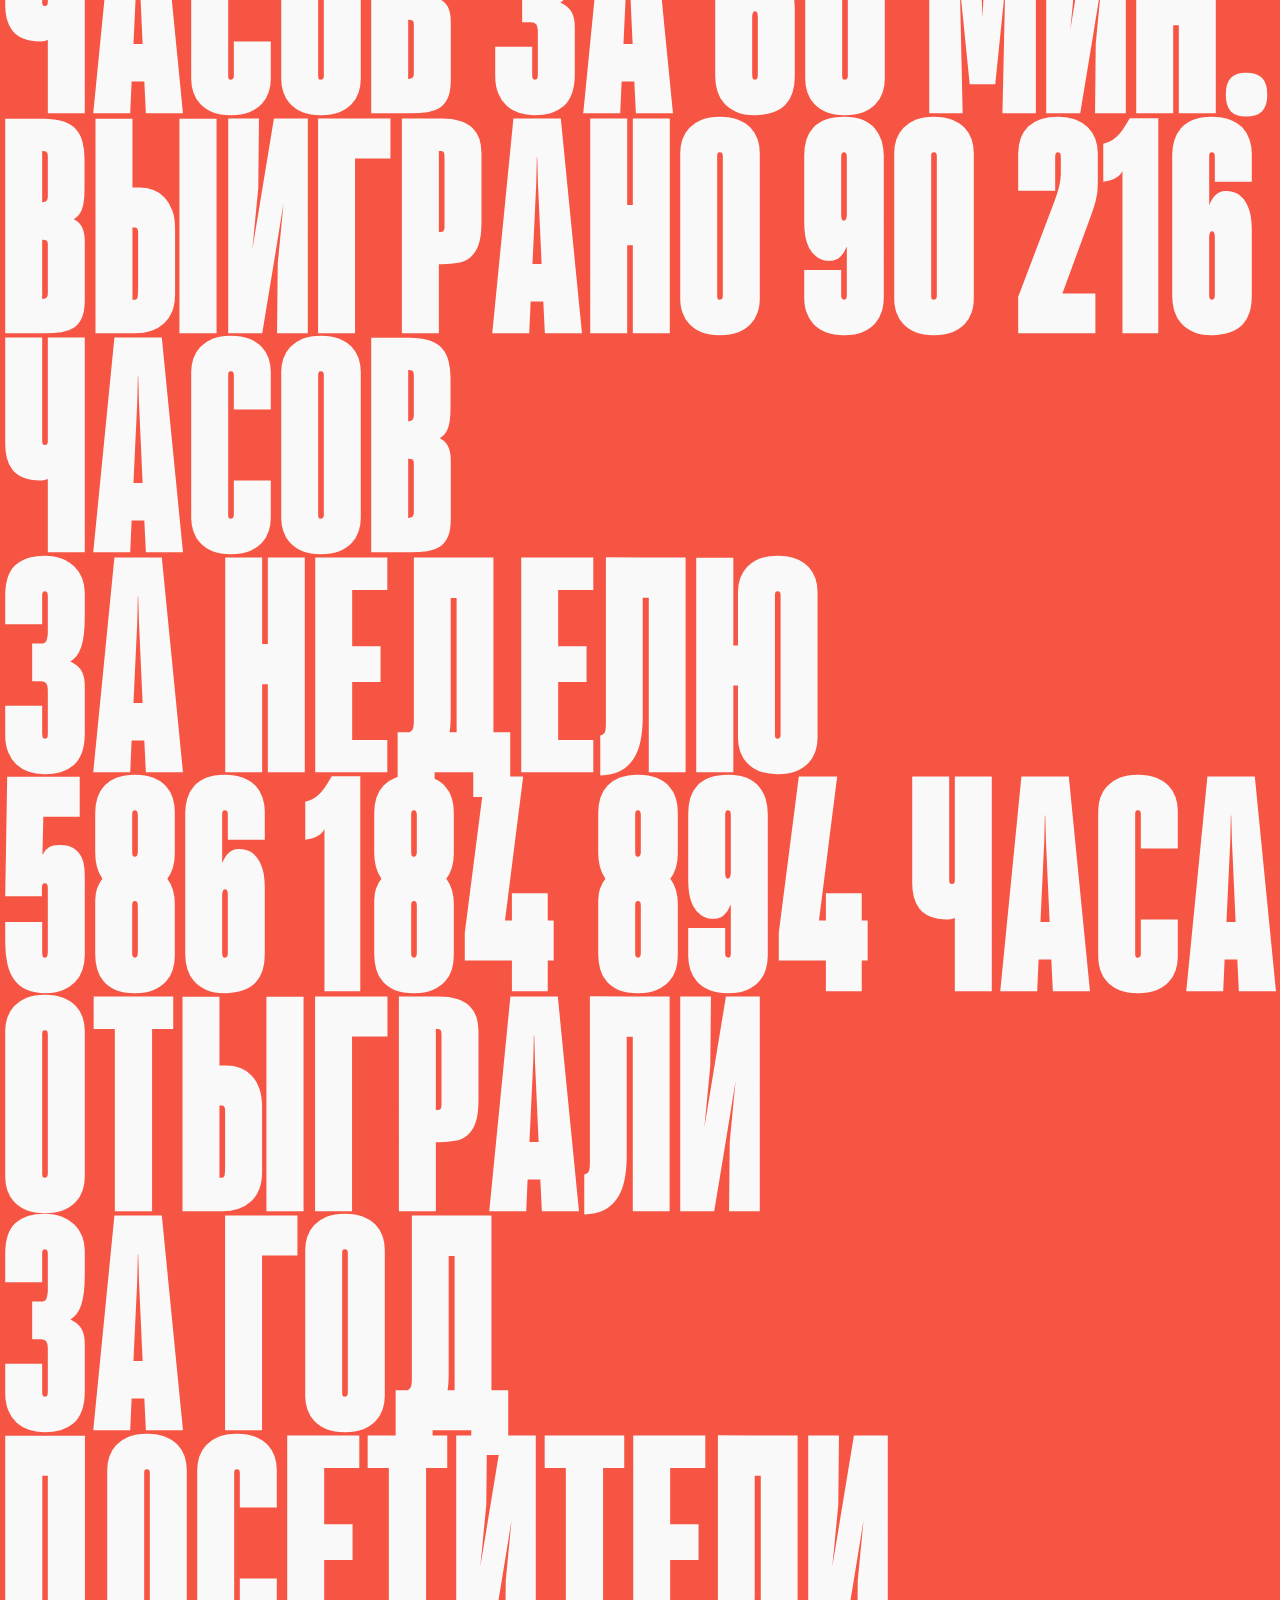
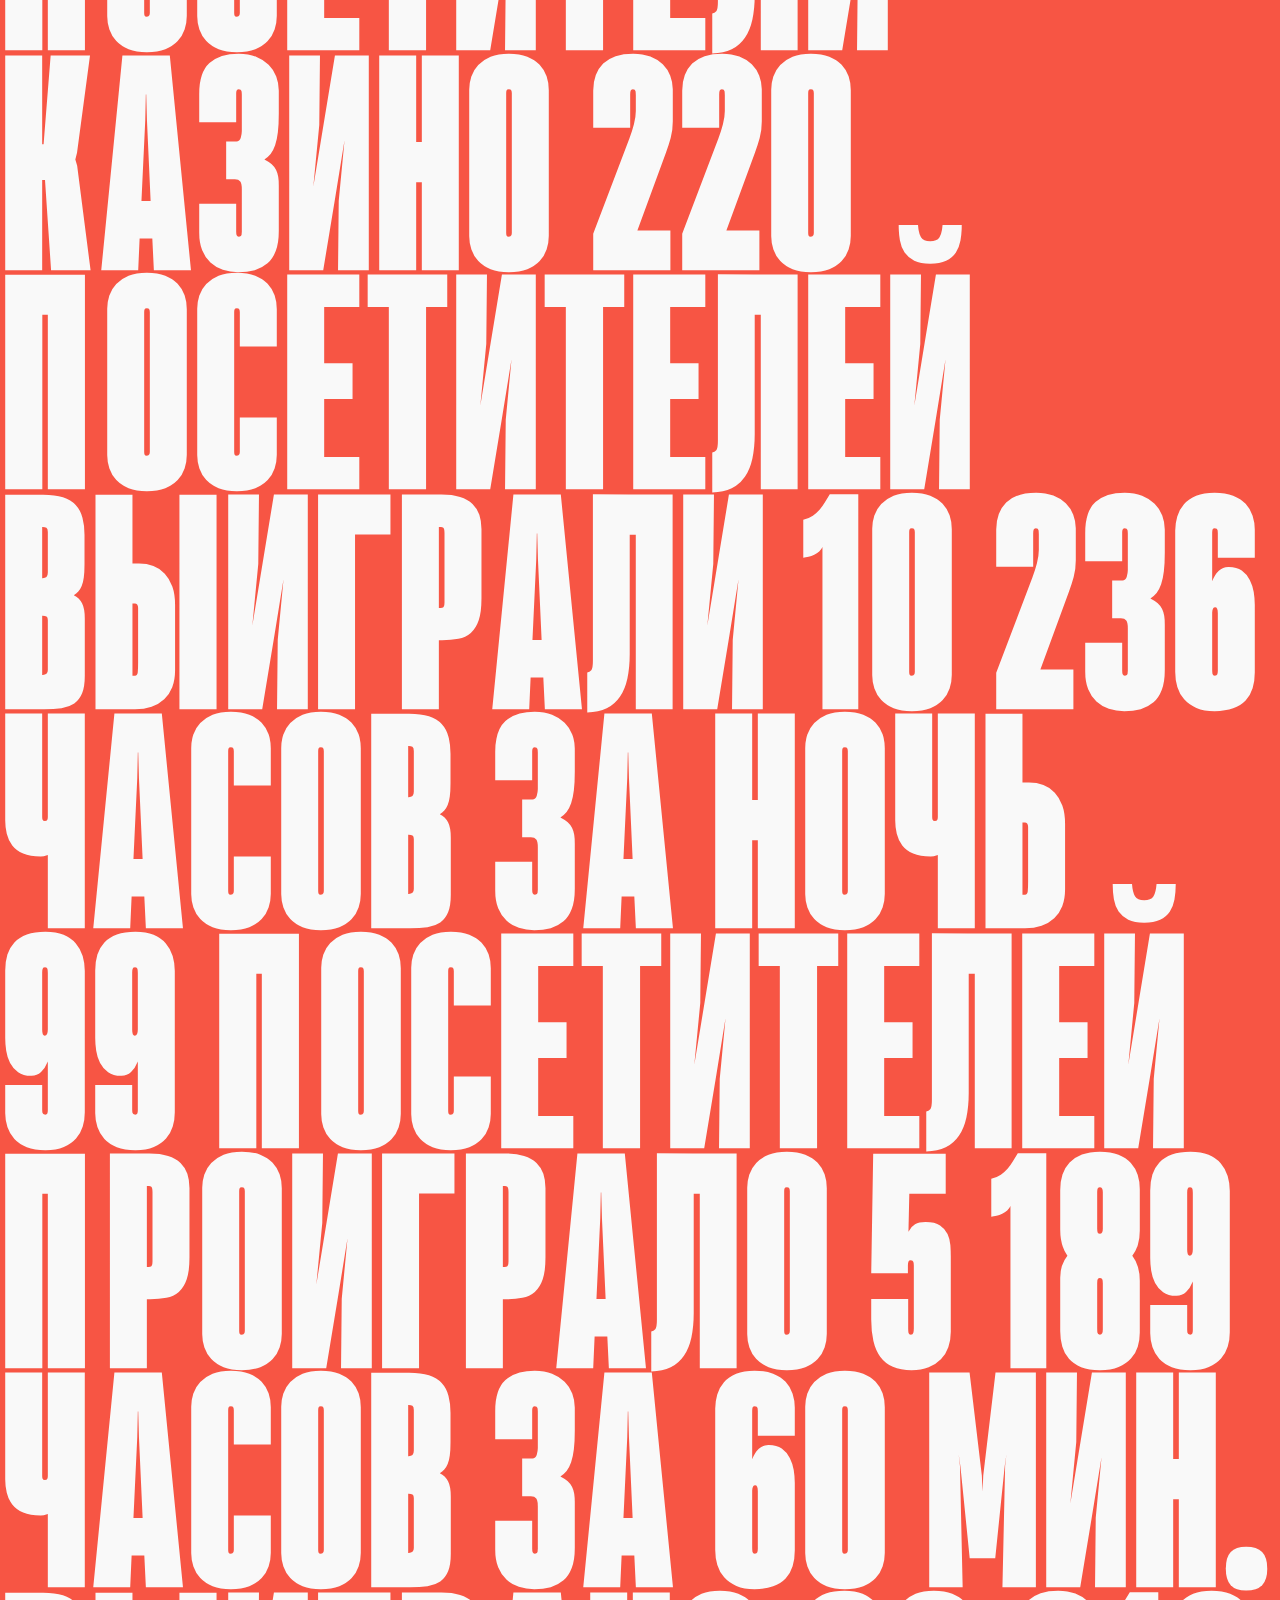
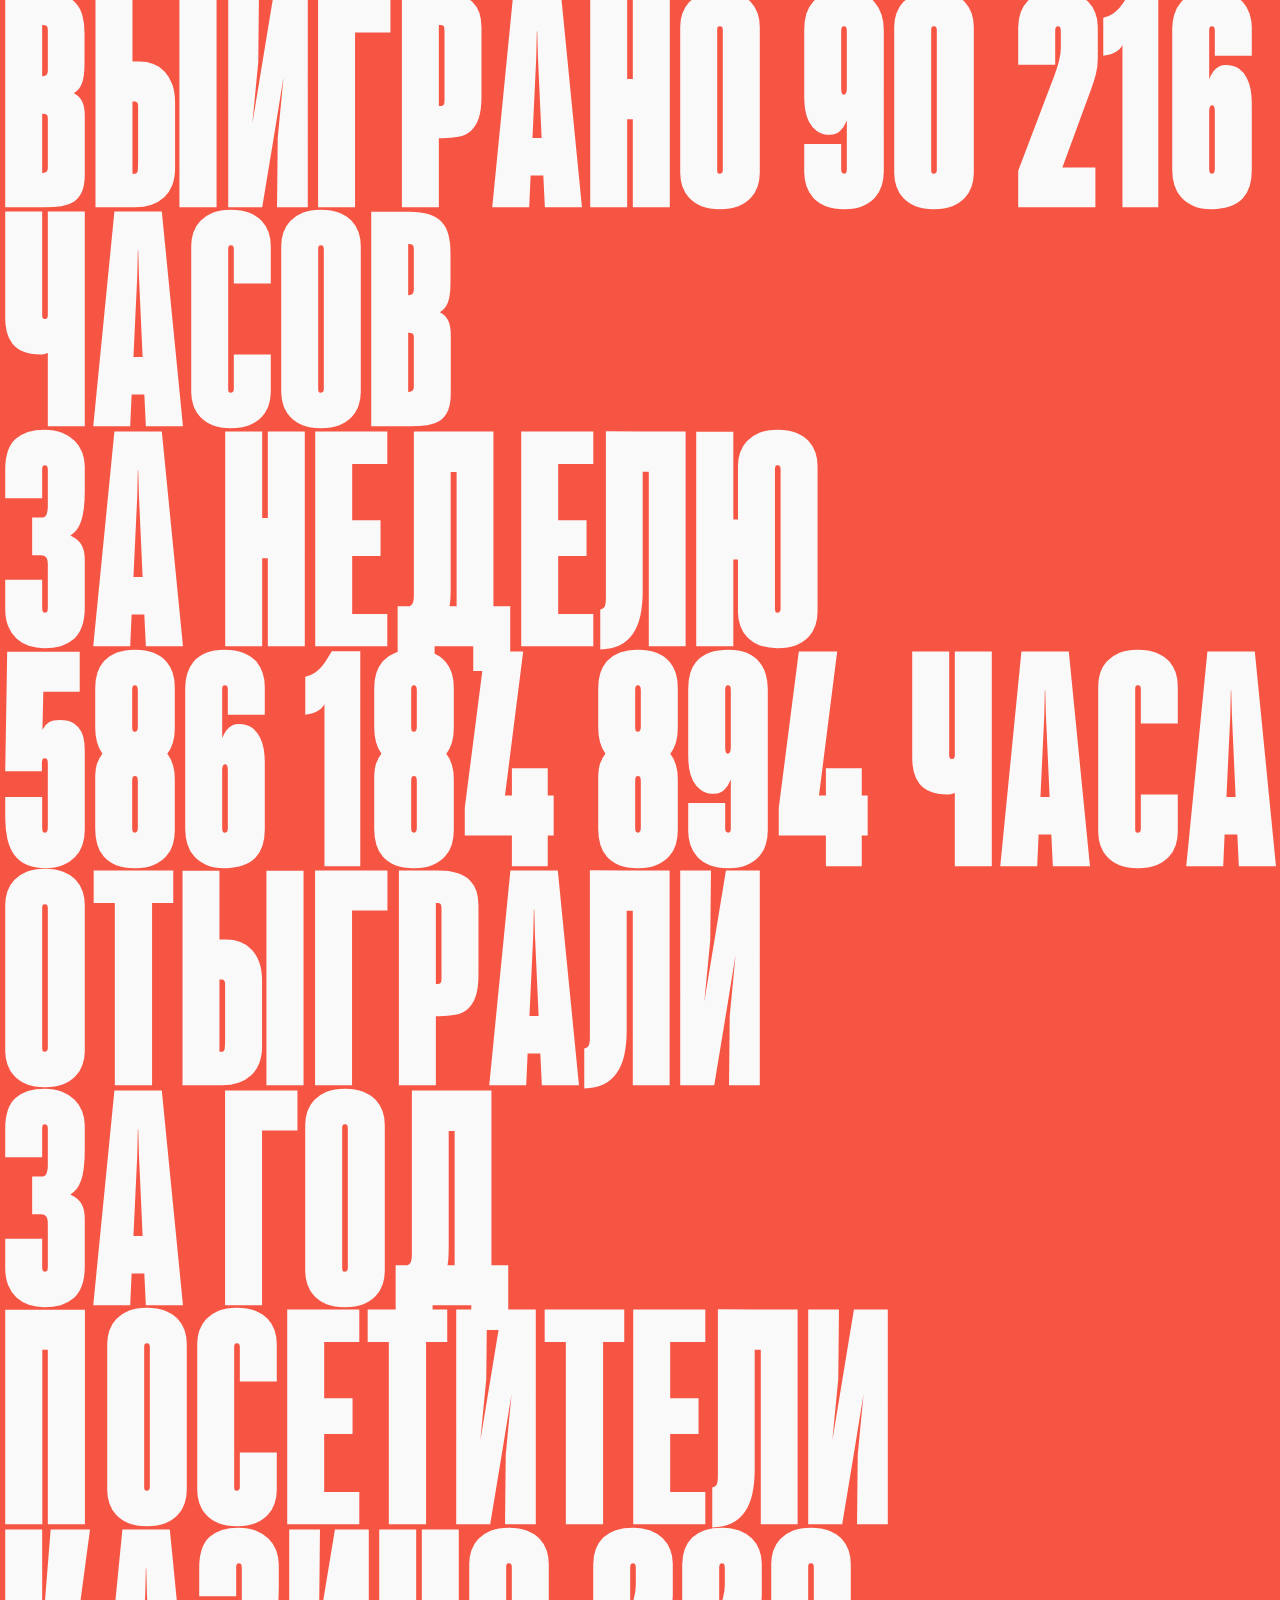
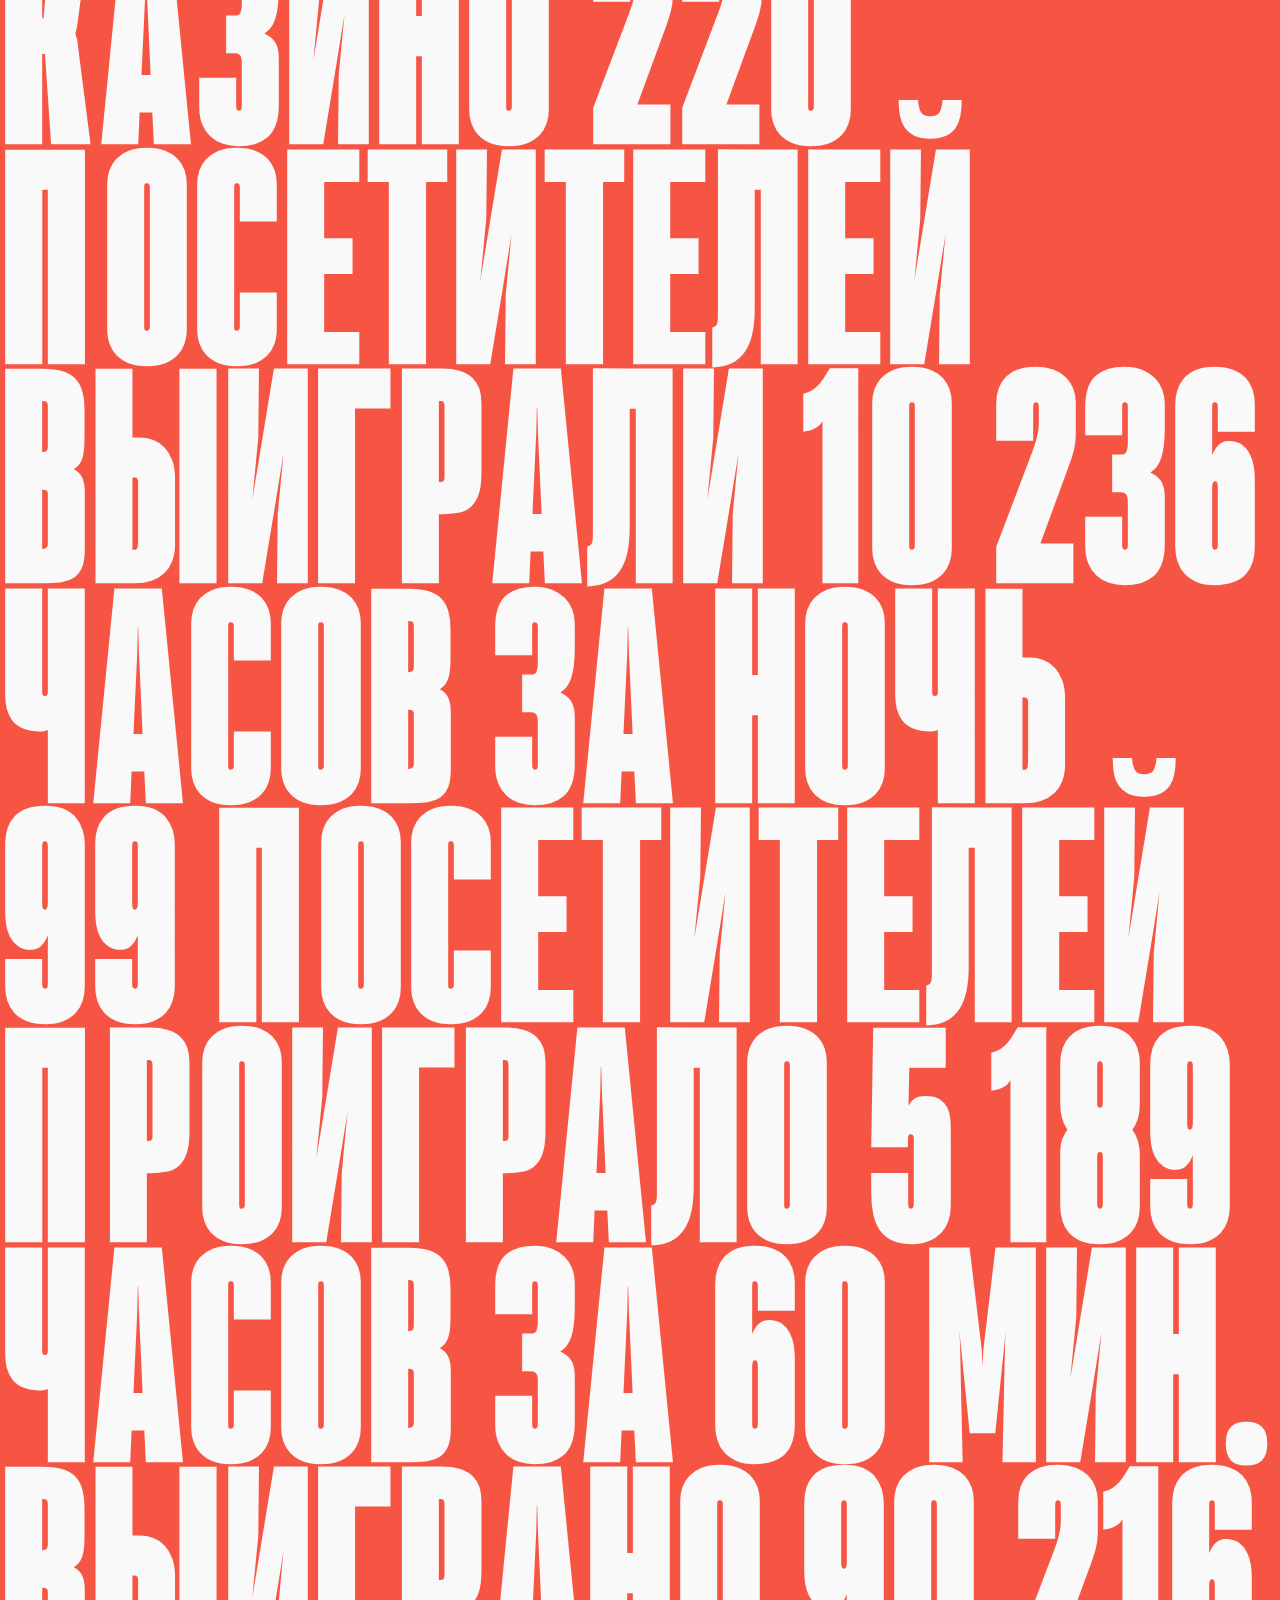
<file: pages/statistics.html>
<!DOCTYPE html>
<html lang=ru dir="ltr">
<head>
  <meta charset="utf-8">
  <meta name="viewport" content="width=device-width, initial-scale=1">
  <title>Казино времени</title>
  <link rel="shortcut icon" href="../img/favicon.png" type="image/x-icon">
  <link rel="stylesheet" href="../styles/master.css">
  <style media="screen">
    body {background: var(--main-red); overflow: hidden;}
    .logo, .description-middle, .link-left, .link-right{color: var(--main-black);}
    .logo:hover, .link-left:hover, .link-right:hover{color: var(--main-yellow)}
  </style>
</head>
<body>
  <a href="../index.html" class="logo">казино времени<br>лови момент</a>
  <h6 class="description-middle">статистика</h6>

  <h4 class="statistics_heading">220 посетителей выиграли <span>10&nbsp;236</span> часов за&nbsp;ночь <span>99</span>&nbsp;посетителей проиграло <span>5&nbsp;189</span> часов за&nbsp;<span>60</span>&nbsp;мин. выиграно <span>90&nbsp;216</span> часов за&nbsp;неделю <span>586&nbsp;184&nbsp;894</span> часа отыграли за&nbsp;год посетители казино <span>220</span> посетителей выиграли <span>10&nbsp;236</span> часов за&nbsp;ночь <span>99</span>&nbsp;посетителей проиграло <span>5&nbsp;189</span> часов за&nbsp;<span>60</span>&nbsp;мин. выиграно <span>90&nbsp;216</span> часов за&nbsp;неделю <span>586&nbsp;184&nbsp;894</span> часа отыграли за&nbsp;год посетители казино <span>220</span> посетителей выиграли <span>10&nbsp;236</span> часов за&nbsp;ночь <span>99</span>&nbsp;посетителей проиграло <span>5&nbsp;189</span> часов за&nbsp;<span>60</span>&nbsp;мин. выиграно <span>90&nbsp;216</span> часов за&nbsp;неделю <span>586&nbsp;184&nbsp;89</span>4 часа отыграли за&nbsp;год посетители казино <span>220</span> посетителей выиграли <span>10&nbsp;236</span> часов за&nbsp;ночь <span>99</span>&nbsp;посетителей проиграло <span>5&nbsp;189</span> часов за&nbsp;<span>60</span>&nbsp;мин. выиграно <span>90&nbsp;216</span> часов за&nbsp;неделю <span>586&nbsp;184&nbsp;894</span> часа отыграли за&nbsp;год посетители казино 220 посетителей выиграли <span>10&nbsp;236</span> часов за&nbsp;ночь <span>99</span>&nbsp;посетителей проиграло <span>5&nbsp;189</span> часов за&nbsp;<span>60</span>&nbsp;мин. выиграно <span>90&nbsp;216</span> часов за&nbsp;неделю <span>586&nbsp;184&nbsp;894</span> часа отыграли за&nbsp;год посетители казино <span>220</span> посетителей выиграли <span>10&nbsp;236</span> часов за&nbsp;ночь <span>99</span>&nbsp;посетителей проиграло <span>5&nbsp;189</span> часов за&nbsp;<span>60</span>&nbsp;мин. выиграно <span>90&nbsp;216</span> часов за&nbsp;неделю <span>586&nbsp;184&nbsp;894</span> часа отыграли за&nbsp;год посетители казино <span>220</span> посетителей выиграли <span>10&nbsp;236</span> часов за&nbsp;ночь <span>99</span>&nbsp;посетителей проиграло <span>5&nbsp;189</span> часов за&nbsp;<span>60</span>&nbsp;мин. выиграно <span>90&nbsp;216</span> часов за&nbsp;неделю <span>586&nbsp;184&nbsp;89</span>4 часа отыграли за&nbsp;год посетители казино <span>220</span> посетителей выиграли <span>10&nbsp;236</span> часов за&nbsp;ночь <span>99</span>&nbsp;посетителей проиграло <span>5&nbsp;189</span> часов за&nbsp;<span>60</span>&nbsp;мин. выиграно <span>90&nbsp;216</span> часов за&nbsp;неделю <span>586&nbsp;184&nbsp;894</span> часа отыграли за&nbsp;год посетители казино 220 посетителей выиграли <span>10&nbsp;236</span> часов за&nbsp;ночь <span>99</span>&nbsp;посетителей проиграло <span>5&nbsp;189</span> часов за&nbsp;<span>60</span>&nbsp;мин. выиграно <span>90&nbsp;216</span> часов за&nbsp;неделю <span>586&nbsp;184&nbsp;894</span> часа отыграли за&nbsp;год посетители казино <span>220</span> посетителей выиграли <span>10&nbsp;236</span> часов за&nbsp;ночь <span>99</span>&nbsp;посетителей проиграло <span>5&nbsp;189</span> часов за&nbsp;<span>60</span>&nbsp;мин. выиграно <span>90&nbsp;216</span> часов за&nbsp;неделю <span>586&nbsp;184&nbsp;894</span> часа отыграли за&nbsp;год посетители казино <span>220</span> посетителей выиграли <span>10&nbsp;236</span> часов за&nbsp;ночь <span>99</span>&nbsp;посетителей проиграло <span>5&nbsp;189</span> часов за&nbsp;<span>60</span>&nbsp;мин. выиграно <span>90&nbsp;216</span> часов за&nbsp;неделю <span>586&nbsp;184&nbsp;89</span>4 часа отыграли за&nbsp;год посетители казино <span>220</span> посетителей выиграли <span>10&nbsp;236</span> часов за&nbsp;ночь <span>99</span>&nbsp;посетителей проиграло <span>5&nbsp;189</span> часов за&nbsp;<span>60</span>&nbsp;мин. выиграно <span>90&nbsp;216</span> часов за&nbsp;неделю <span>586&nbsp;184&nbsp;894</span> часа отыграли за&nbsp;год посетители казино 220 посетителей выиграли <span>10&nbsp;236</span> часов за&nbsp;ночь <span>99</span>&nbsp;посетителей проиграло <span>5&nbsp;189</span> часов за&nbsp;<span>60</span>&nbsp;мин. выиграно <span>90&nbsp;216</span> часов за&nbsp;неделю <span>586&nbsp;184&nbsp;894</span> часа отыграли за&nbsp;год посетители казино <span>220</span> посетителей выиграли <span>10&nbsp;236</span> часов за&nbsp;ночь <span>99</span>&nbsp;посетителей проиграло <span>5&nbsp;189</span> часов за&nbsp;<span>60</span>&nbsp;мин. выиграно <span>90&nbsp;216</span> часов за&nbsp;неделю <span>586&nbsp;184&nbsp;894</span> часа отыграли за&nbsp;год посетители казино <span>220</span> посетителей выиграли <span>10&nbsp;236</span> часов за&nbsp;ночь <span>99</span>&nbsp;посетителей проиграло <span>5&nbsp;189</span> часов за&nbsp;<span>60</span>&nbsp;мин. выиграно <span>90&nbsp;216</span> часов за&nbsp;неделю <span>586&nbsp;184&nbsp;89</span>4 часа отыграли за&nbsp;год посетители казино <span>220</span> посетителей выиграли <span>10&nbsp;236</span> часов за&nbsp;ночь <span>99</span>&nbsp;посетителей проиграло <span>5&nbsp;189</span> часов за&nbsp;<span>60</span>&nbsp;мин. выиграно <span>90&nbsp;216</span> часов за&nbsp;неделю <span>586&nbsp;184&nbsp;894</span> часа отыграли за&nbsp;год посетители казино 220 посетителей выиграли <span>10&nbsp;236</span> часов за&nbsp;ночь <span>99</span>&nbsp;посетителей проиграло <span>5&nbsp;189</span> часов за&nbsp;<span>60</span>&nbsp;мин. выиграно <span>90&nbsp;216</span> часов за&nbsp;неделю <span>586&nbsp;184&nbsp;894</span> часа отыграли за&nbsp;год посетители казино <span>220</span> посетителей выиграли <span>10&nbsp;236</span> часов за&nbsp;ночь <span>99</span>&nbsp;посетителей проиграло <span>5&nbsp;189</span> часов за&nbsp;<span>60</span>&nbsp;мин. выиграно <span>90&nbsp;216</span> часов за&nbsp;неделю <span>586&nbsp;184&nbsp;894</span> часа отыграли за&nbsp;год посетители казино <span>220</span> посетителей выиграли <span>10&nbsp;236</span> часов за&nbsp;ночь <span>99</span>&nbsp;посетителей проиграло <span>5&nbsp;189</span> часов за&nbsp;<span>60</span>&nbsp;мин. выиграно <span>90&nbsp;216</span> часов за&nbsp;неделю <span>586&nbsp;184&nbsp;89</span>4 часа отыграли за&nbsp;год посетители казино <span>220</span> посетителей выиграли <span>10&nbsp;236</span> часов за&nbsp;ночь <span>99</span>&nbsp;посетителей проиграло <span>5&nbsp;189</span> часов за&nbsp;<span>60</span>&nbsp;мин. выиграно <span>90&nbsp;216</span> часов за&nbsp;неделю <span>586&nbsp;184&nbsp;894</span> часа отыграли за&nbsp;год посетители казино </h4>

  <a href="https://abarabonova.github.io/web-poster/" target="_blank" class="link-left">веб постер</a>
  <a href="sale.html" class="link-right">промокод</a>

  <script src="../js/anime.min.js" charset="utf-8"></script>
  <script src="../js/events-ticker.js" charset="utf-8"></script>

<script src="../js/fittext.js" charset="utf-8"></script>
<script src="../js/index.js" charset="utf-8"></script>
</body>
</html>
</file>
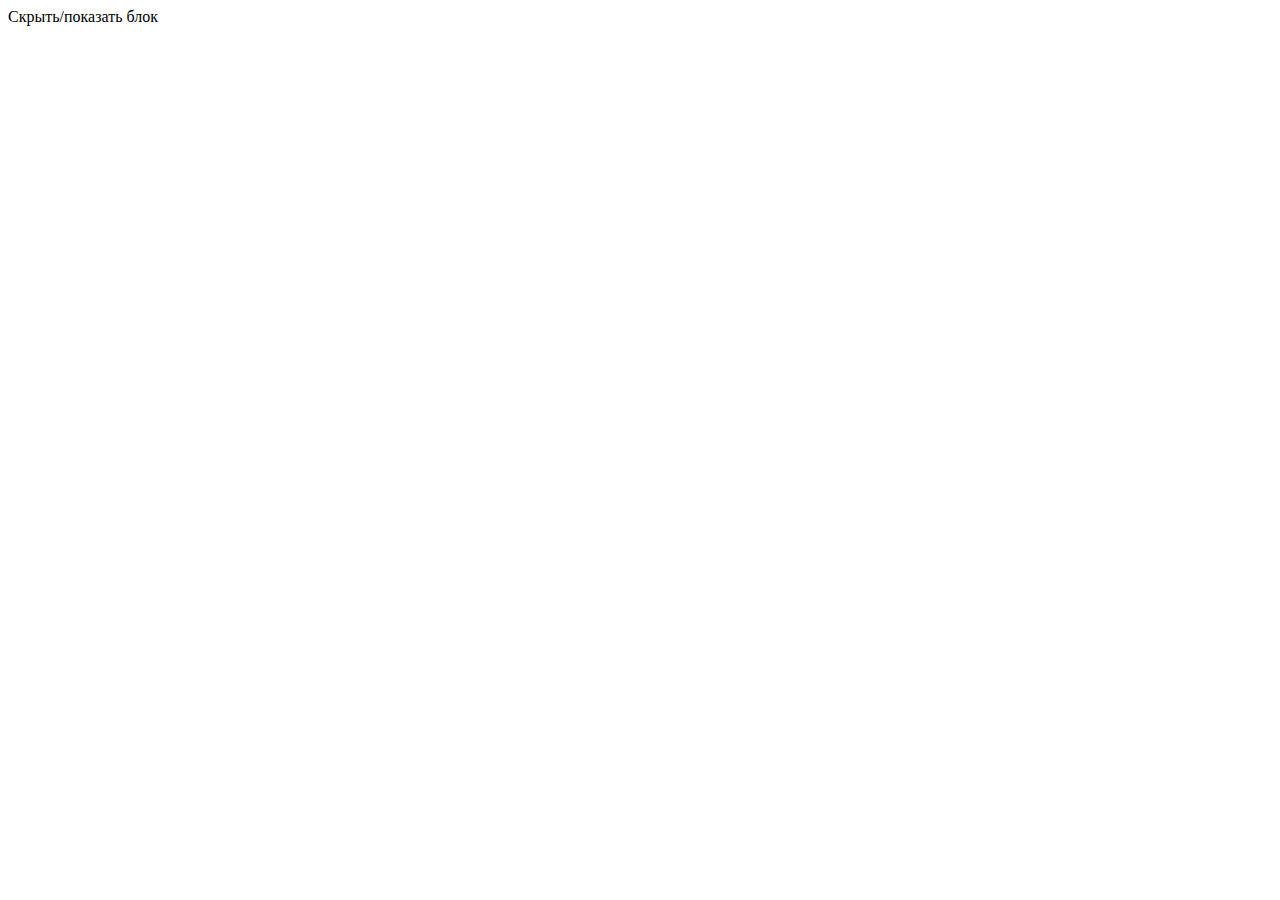
<file: pages/test.html>
<!DOCTYPE html>
<html lang="ru" dir="ltr">
  <head>
    <meta charset="utf-8">
    <title></title>
  </head>
  <body>
    <style type="text/css">
  #ShowHide1 { cursor: pointer; }
  #exemple1 {
    display: none;
    padding: 5px;
    background-color: #CDE;
    border: 1px solid;
  }
</style>

<script type="text/javascript">

//дожидаемся полной загрузки страницы
window.onload = function () {
  //ищем элемент по селектору
  var a = document.querySelector('#ShowHide1');
  //вешаем на него события
  a.onmouseout = function(e) {
    document.getElementById('exemple1').style.display='none';
  }

  a.onmouseover = function(e) {
    document.getElementById('exemple1').style.display='block';
  };
}

</script>


<span id="ShowHide1">Скрыть/показать блок</span>
<div id="exemple1">БЛОК</div>

  </body>
</html>
</file>
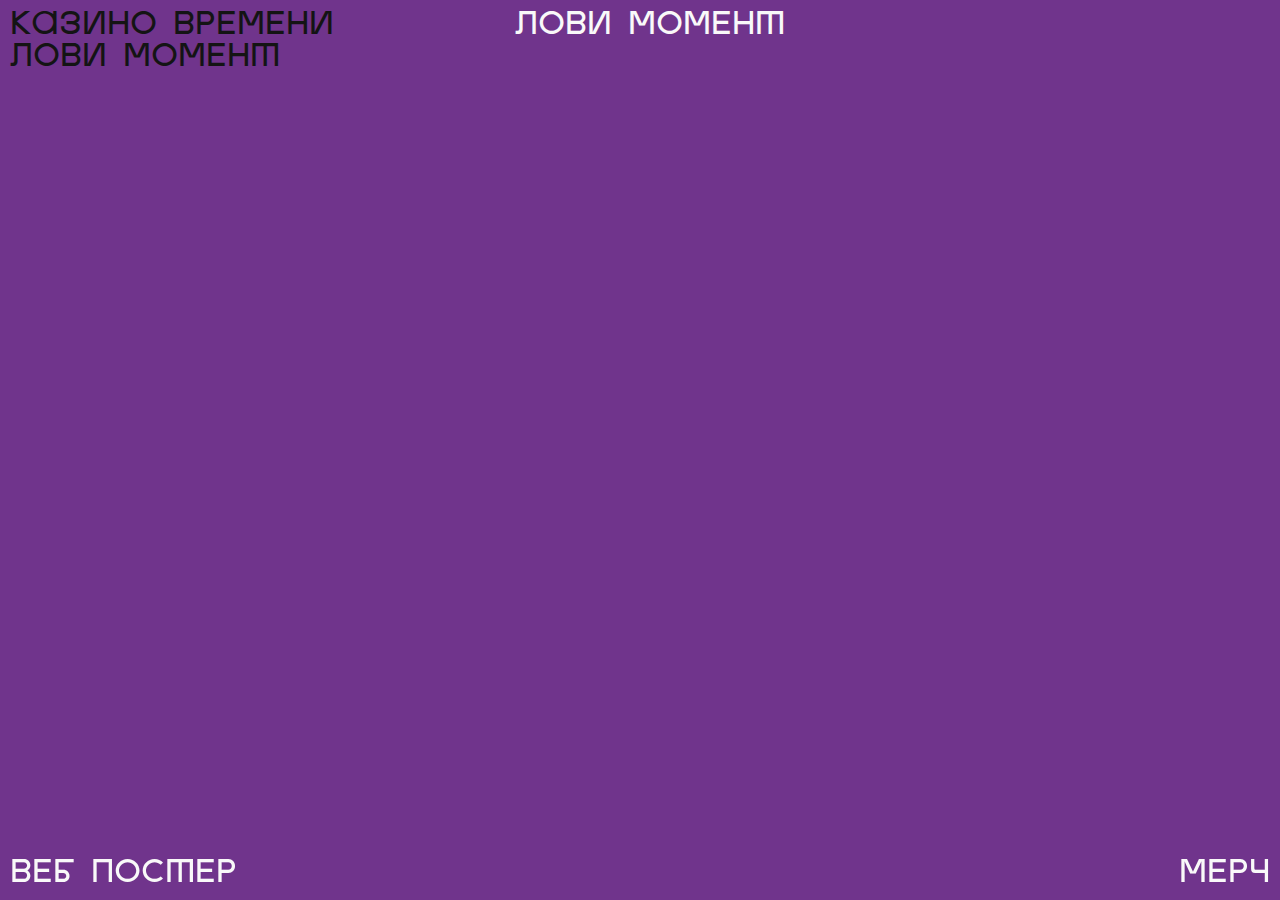
<file: pages/virtually.html>
<!DOCTYPE html>
<html lang="ru" dir="ltr">
<head>
  <meta charset="utf-8">
  <meta name="viewport" content="width=device-width, initial-scale=1">
  <title>Казино времени</title>
  <link rel="shortcut icon" href="../img/favicon.png" type="image/x-icon">
  <link rel="stylesheet" href="../styles/master.css">
  <style media="screen">
    body {background: var(--main-purple); overflow: hidden;}
    /* .logo:hover, .link-left:hover, .link-right:hover{color: var(--main-yellow)} */
  </style>
</head>
<body>
  <a href="../index.html" class="logo">казино времени<br>лови момент</a>
  <h6 class="description-middle">лови момент</h6>

  <iframe src="https://player.vimeo.com/video/402549636" class="vr_video" width="960" height="540" frameborder="0" allow="autoplay; fullscreen" allowfullscreen></iframe>

  <a href="https://abarabonova.github.io/poster/" target="_blank" class="link-left">веб постер</a>
  <a href="merch.html" class="link-right">мерч</a>
</body>
</html>
</file>
<file: styles/description.css>
@import "master.css";

body {
  background: var(--main-red);
}

header h1 {
  font-family: "Five-Years-Later";
  font-size: 2.5vw;
  text-transform: uppercase;
}

.header__p{
  position: absolute;
  font-size: 1.5vw;
  top: 20vh;
  left: 10vw;
  font-family: "Helvetica";
  color: var(--main-white);
}

.header__div {
  position: absolute;
  top: 20vh;
  left: 50vw;
}

.header__div__p {
  font-family: "Helvetica";
  font-size: 1.5vw;
  text-indent: 16.666%;
  padding-right:5%;
  color: var(--main-white)
}

.header__div__p:last-child {
  padding-bottom: 10vh;;
}

@media (max-width: 1000px) {
  .header__p {
    display: none;
  }

  .header__div {
    left: 10vw;
    top: 10vh;
  }

  .header__div__p {
    font-size: 2.5vw;
  }

}
@media (max-width: 612px) {
  .header__div__p {
    font-size: 3.5vw;
  }
}


















/* /// */
</file>
<file: styles/master.css>
@import "reset.css";

:root{
  --main-red: #F75544;
  --main-yellow: #EB9D05;
  --main-green: #00844B;
  --main-purple: #70348C;
  --main-black: #141414;
  --main-white: #F9F9F9;
}

@font-face {
  font-family: "Five-Years-Later";
  font-weight: regular;
  src: url(../fonts/Five-Years-Later-Regular-Demo.otf) format('truetype');
}

@font-face {
  font-family: "Druk";
  font-weight: Medium;
  src: url(../fonts/DrukCy-Medium-Desktop.otf) format('truetype');
}

@font-face {
  font-family: "HeadingProUltracomp";
  font-weight: heavy;
  src: url(../fonts/HeadingProUltracomp-Heavy.ttf) format('truetype');
}

@font-face {
  font-family: "Myriad Pro";
  font-weight: regular;
  src: url(../fonts/Myriad-Pro.ttf) format('truetype');
}

* {
  -webkit-font-smoothing: antialiased;
  -moz-osx-font-smoothing: grayscale;
}

body {
  overflow-x: hidden;
}

h1 {
  font-family: "Five-Years-Later";
  font-size: 2.5vw;
  text-transform: uppercase;

  position: absolute;
  bottom: 0;
  left: 0;
  padding: 1vw;
  opacity: 1;

  z-index: 999;
}

h1:hover {
  opacity: 0.75;
}

h2 {
  font-family: "HeadingProUltracomp";
  /* font-size: 318px; */
  line-height: 76.19%;
  text-transform: uppercase;

  position: absolute;
  top: 0;

  color: var(--main-white);
}


a{
  display: block;
  height: 100%;
}

.blocks {
  display: grid;
  grid-template-columns: 1fr 1fr 1fr;
  grid-template-rows: 12% 12% 22% 19% 19% 16% 2%;
  height: 320vh;
}

.blocks section {
  position: relative;
}



/* секции */
/* section; */

.blocks__section__one {
  background: var(--main-red);
  grid-column: 1/2;
  grid-row: 1/2;
}

.blocks__section__one:hover {
  background: var(--main-green);
  transition: .2s;
}

/* вторая */

.blocks__section__two {
  background: var(--main-purple);

  grid-column: 2/4;
  grid-row: 1/3;
}

.blocks__section__two:hover {
  background: var(--main-black);
  transition: .2s;
}

.blocks__section__two:hover .blocks__section__two__shapes__circle-black {
  background: var(--main-purple);
  transition: .2s;
}

.blocks__section__two__shapes {
  display: grid;
  grid-template-columns: 38% 25% 37%;
  grid-template-rows: 35% 13% 30% 22%;
  width: 100%;
  height: 100%;
}

.blocks__section__two__shapes div {
  width: 100%;
  height: 100%;
}


.blocks__section__two__shapes__rect-white {
  grid-column: 1/3;
  grid-row: 1/2;

  border-radius: 1.5em;

  background: var(--main-white);
}

.blocks__section__two__shapes__circle-black {
  grid-column: 1/2;
  grid-row: 2/4;

  border-radius: 32em;

  background: var(--main-black);
}

.blocks__section__two__shapes__rect-green {
  grid-column: 1/2;
  grid-row: 4/5;

  border-radius: 1.5em;

  background: var(--main-green);
}

.blocks__section__two__shapes__rect-red {
  grid-column: 2/3;
  grid-row: 3/5;

  border-radius: 1.5em;

  background: var(--main-red);
}

.blocks__section__two__shapes__rect-green-little {
  grid-column: 2/3;
  grid-row: 2/3;
  border-radius: 1.5em;

  background: var(--main-green);
}

.blocks__section__two__shapes__oval-yellow {
  grid-column: 3/4;
  grid-row: 1/5;

  border-radius: 14em;

  background: var(--main-yellow);
}



/* третья */

.blocks__section__three {
  object-fit: cover;
  overflow: hidden;

  grid-column: 1/2;
  grid-row: 2/3;

  background: #cdcdcd;
}

.blocks__section__three img {
  width: 100%;
  transform: translateY(-12%);
}

.blocks__section__three:hover img {
  filter: blur(3px);
}




/* четвертая */

.blocks__section__four {
  background: var(--main-yellow);

  grid-column: 1/2;
  grid-row: 3/4;
}

.blocks__section__four:hover {
  background: var(--main-purple);
  transition: .2s;
}


/* пятая */

.blocks__section__five {
  background: var(--main-white);

  grid-column: 2/3;
  grid-row: 3/4;
  overflow: hidden;
}

.blocks__section__five p {
  height: 100%;
}

.blocks__section__five p a{
  height: 100%;
}

.blocks__section__five img{
  height: 100%;
  position: absolute;
  margin-right: -50%;
  transform: translate(-20%);
  overflow: hidden;
}

.blocks__section__five:hover img{
  filter: blur(3px);
  /* transform: scale(0); */
}

.blocks__section__five h1 {
  color: var(--main-white);
}


/* шестая */


.blocks__section__six {
  background: var(--main-green);

  grid-column: 3/4;
  grid-row: 3/4;

  overflow: hidden;
}

.blocks__section__six:hover {
  background: var(--main-white);
  transition: .2s;
}

.blocks__section__six img {
  position: absolute;
  bottom: 0;
  width: 60%;
}

.blocks__section__six div {
  width: 20vw;
  height: 20vw;

  position: absolute;
  right: -20%;
  top: -10%;


  background: var(--main-black);
  border-radius: 100%;
}



/* седьмая */

.blocks__section__seven {
  background: var(--main-black);

  grid-column: 3/4;
  grid-row: 4/5;
}

.blocks__section__seven:hover {
  background: var(--main-yellow);
}



/* восьмая */


.blocks__section__eight {
  background: var(--main-white);

  grid-column: 3/4;
  grid-row: 5/6;
}
.blocks__section__eight h1 {
  color: var(--main-white)
}

.blocks__section__eight div:nth-child(2) {
  width: 60%;
  height: 50%;

  position: absolute;
  top: 0;
  left: 0;
  z-index: 4;
  background: var(--main-purple);
}

.blocks__section__eight:hover div:nth-child(2) {
  background: var(--main-yellow);
  transition: .2s;
}

.blocks__section__eight div:nth-child(3){
  width: 40%;
  height: 60%;

  position: absolute;
  bottom: 0;
  left: 0;
  z-index: 3;
  background: var(--main-black);
}

.blocks__section__eight div:nth-child(4){
  width: 80%;
  height: 40%;

  position: absolute;
  bottom: 0;
  right: 0;
  z-index: 2;
  background: var(--main-red);
}



/* девятая */


.blocks__section__nine {
  background: var(--main-red);

  grid-column: 1/3;
  grid-row: 4/6;
  height: 100%;
  overflow: hidden;
}


.blocks__section__nine:hover {
  background:  var(--main-green);
  transition: .2s;
}


.fluid-text {
  width: 100%;
  height: auto;
}


.blocks__section__nine a{
  color: var(--main-white);
  text-decoration: none;
}



/* десятая */

.blocks__section__ten {
  background: var(--main-purple);

  grid-column: 1/2;
  grid-row: 6/7;
}

.blocks__section__ten:hover {
  background: var(--main-yellow);
  transition: .2s;
}



/* одиннадцатая */

.blocks__section__eleven {
  background: #bababa;

  grid-column: 2/3;
  grid-row: 6/7;
  overflow: hidden;
}

.blocks__section__eleven img{
  width: 100%;
}

.blocks__section__eleven:hover img{
  filter: blur(3px);
}

/* двенадцатая */


.blocks__section__twelve {
  background: var(--main-green);

  grid-column: 3/4;
  grid-row: 6/7;
}

.blocks__section__twelve:hover {
  background: var(--main-white);
  transition: .2s;
}

/* футер */

footer {
  background: var(--main-black);

  grid-column: 1/4;
  grid-row: 7/8;

  display: flex;
  justify-content: space-around;
  align-items: center;
}


footer a {
  font-family: "Five-Years-Later";
  text-transform: uppercase;
  text-decoration: none;
  color: var(--main-white);
  height: auto;
}

footer a:hover {
  filter: brightness(80%);

}










/* ---------------------------------------- */
/* универсальные */
/* ------------------------------------ */

/* scrollbar */

::-webkit-scrollbar {
  width: 15px;
}

/* Track */
::-webkit-scrollbar-track {
  background: var(--main-black);
}

/* Handle */
::-webkit-scrollbar-thumb {
  background: var(--main-yellow);
}

/* Handle on hover */
::-webkit-scrollbar-thumb:hover {
  background: var(--main-green);
}

/* ----------------- */





.logo {
  font-family: "Five-Years-Later";
  font-size: 2.5vw;
  text-transform: uppercase;
  text-decoration: none;
  position: absolute;
  z-index: 1000;
  height: auto;
  padding: 10px;
  color: var(--main-white);
}

.description-middle {
  font-family: "Five-Years-Later";
  font-size: 2.5vw;
  text-transform: uppercase;
  padding: 10px;
  width: 100vw;

  position: absolute;
  z-index: 999;
  text-align: center;

  color: var(--main-white);
}

.link-left {
  font-family: "Five-Years-Later";
  font-size: 2.5vw;
  text-transform: uppercase;
  text-decoration: none;

  padding: 10px;
  position: fixed;
  z-index: 999;
  left: 0;
  bottom: 0;

  color: var(--main-white);

  height: auto;
}

.link-right {
  font-family: "Five-Years-Later";
  font-size: 2.5vw;
  text-transform: uppercase;
  text-decoration: none;
  text-align: right;

  padding: 10px;
  position: fixed;
  z-index: 999;
  right: 0;
  bottom: 0;

  color: var(--main-white);

  height: auto;
}

.link-left:hover,
.link-right:hover,
.logo:hover {
  color: var(--main-black);
}






/* game */
/* ---------------------------- */

.game__screen__1 {
  display: none;
}

.game__time {
  font-family: "Five-Years-Later";
  text-transform: uppercase;
  font-size: 2vw;

  position: absolute;
  top: 0;
  right: 0;
  text-align: right;
  padding: 10px;

  color: var(--main-white);
}

#game__time {
  font-size: 5vw;
}

#game__time__number {
  font-size: 5vw;
}

.game__shapes {
  display: grid;
  grid-template-columns: 22% 7% 20% 5% 19% 27%;
  grid-template-rows: 19% 8% 16% 13% 27% 17%;
  width: 100vw;
  height: 80vh;
  position: absolute;
  bottom: 0;
}

.game__shapes div {
  width: 100%;
  height: 100%;
}

.game__shapes__ellipse-green {
  grid-column: 1/2;
  grid-row: 1/4;

  background: var(--main-green);
  border-radius: 30em;
}

.game__shapes__ellipse-green.active {
  background: var(--main-purple);
}


.game__shapes__ellipse-purple {
  grid-column: 3/4;
  grid-row: 5/7;

  background: var(--main-purple);
  border-radius: 30em;
}

.game__shapes__ellipse-purple.active {
  background: var(--main-yellow);
}

.game__shapes__oval-yellow {
  grid-column: 6/7;
  grid-row: 1/7;

  background: var(--main-yellow);
  border-radius: 5em;
}

.game__shapes__oval-yellow.active {
  background: var(--main-red);
}

.game__shapes__rect-green {
  grid-column: 4/6;
  grid-row: 6/7;

  background: var(--main-green);
  border-radius: 3em;
}

.game__shapes__rect-green.active {
  background: var(--main-white);
}

.game__shapes__rect-red {
  grid-column: 1/3;
  grid-row: 4/7;

  background: var(--main-red);
  border-radius: 3em;
}

.game__shapes__rect-red.active {
  background: var(--main-white);
}

.game__shapes__rect-white {
  grid-column: 3/6;
  grid-row: 2/5;

  background: var(--main-white);
  border-radius: 3em;
}

.game__shapes__rect-white.active {
  background: var(--main-red);
}

.game__shapes__rect-yellow {
  grid-column: 2/3;
  grid-row: 3/4;

  background: var(--main-yellow);
  border-radius: 3em;
}

.game__shapes__rect-yellow.active {
  background: var(--main-purple);
}

.game__description {
  position: absolute;
  top: 10vh;
  left: 30vw;

  display: flex;
}

.game__description p {
  font-family: sans-serif, "Helvetica", "Arial";
  font-size: 1.4vw;
  width: 15vw;
  padding-right: 7vw;

  color: var(--main-white);
}









/* -------------- */
/* food */


.food__main {
  display: grid;
  grid-template-columns: repeat(12, 1fr);
  /* grid-template-rows: 16% 3% 14% 18% 10% 10% 10% 10% 10% 20%; */
  grid-template-rows: 13% 3% 13% 15% 11% 10% 10% 10% 10% 20%;
  /* height: 100vh; */

  font-family: "Five-Years-Later";
  text-transform: uppercase;
  color: var(--main-black);
}

.food__main__h1_1 {
  grid-column: 1/5;
  grid-row: 2/3;

  font-size: 2vw;
  padding-left: 28px;
}

.food__main__h1_2 {
  grid-column: 7/9;
  grid-row: 2/3;

  font-size: 2vw;
  padding-left: 28px;
}

.food__main__h2_1 {
  grid-column: 1/3;
  grid-row: 3/4;

  font-size: 6vw;
  padding-left: 24px;
}

.food__main__h2_2 {
  grid-column: 7/9;
  grid-row: 3/4;

  font-size: 6vw;
  padding-left: 24px;
}

.food__main__p_1 {
  grid-column: 1/6;
  grid-row: 4/5;

  font-size: 2vw;
  padding-left: 28px;
  text-transform: none;
}

.food__main__p_2 {
  grid-column: 7/12;
  grid-row: 4/5;

  font-size: 2vw;
  padding-left: 28px;
  text-transform: none;
}

.food__main__h3_1 {
  grid-column: 1/3;
  grid-row: 5/6;

  font-size: 2vw;
  padding-left: 28px;
  text-transform: uppercase;
}

.food__main__h3_2 {
  grid-column: 7/12;
  grid-row: 5/6;

  font-size: 2vw;
  padding-left: 28px;
  text-transform: uppercase;
}

.food__main__menu{
  grid-column: 3/6;
  grid-row: 5/9;

  display: grid;
  grid-template-rows: 2fr 1fr 2fr 1fr 2fr 1fr 2fr 1fr 2fr 1fr 2fr 1fr;
  grid-template-columns: 2fr 1fr;
  /* padding-bottom: 80vh; */
}

.food__main__menu p:nth-child(2n+1) {
  font-size: 2vw;
  text-transform: none;
  padding-bottom: 0.4vw;
}

.food__main__menu p:nth-child(1) {
  grid-column: 1/2;
  grid-row: 1/2;
}

.food__main__menu p:nth-child(2) {
  grid-column: 1/2;
  grid-row: 2/3;
}

.food__main__menu p:nth-child(3) {
  grid-column: 1/2;
  grid-row: 3/4;
}

.food__main__menu p:nth-child(4) {
  grid-column: 1/2;
  grid-row: 4/5;
}

.food__main__menu p:nth-child(5) {
  grid-column: 1/2;
  grid-row: 5/6;
}

.food__main__menu p:nth-child(6) {
  grid-column: 1/2;
  grid-row: 6/7;
}

.food__main__menu p:nth-child(7) {
  grid-column: 1/2;
  grid-row: 7/8;
}

.food__main__menu p:nth-child(8) {
  grid-column: 1/2;
  grid-row: 8/9;
}

.food__main__menu p:nth-child(9) {
  grid-column: 1/2;
  grid-row: 9/10;
}

.food__main__menu p:nth-child(10) {
  grid-column: 1/2;
  grid-row: 10/11;
}

.food__main__menu p:nth-child(11) {
  grid-column: 1/2;
  grid-row: 11/12;
}

.food__main__menu p:nth-child(12) {
  grid-column: 1/2;
  grid-row: 12/13;
}

.food__main__menu p:nth-child(2n) {
  font-size: 1.1vw;
  text-transform: none;
  padding-bottom: 1.3vw;
}

/* цена */
.food__main__menu h6 {
  font-size: 2vw;
  grid-column: 2/3;
}

.food__main__menu h6:nth-child(3) {

  grid-column: 2/3;
  grid-row: 2/3;
}

.food__main__menu h6:nth-child(even) {
  opacity: 0;
}

.food__main__menu h6:nth-child(1) {
  grid-column: 3/4;
  grid-row: 1/2;
}

.food__main__menu h6:nth-child(3) {
  grid-column: 3/4;
  grid-row: 3/4;
}

.food__main__menu h6:nth-child(5) {
  grid-column: 3/4;
  grid-row: 5/6;
}

.food__main__menu h6:nth-child(7) {
  grid-column: 3/4;
  grid-row: 7/8;
}

.food__main__menu h6:nth-child(9) {
  grid-column: 3/4;
  grid-row: 9/10;
}

.food__main__menu h6:nth-child(11) {
  grid-column: 3/4;
  grid-row: 11/12;
}

.food__main__menu h6 span {
  font-family: "Myriad Pro", sans-serif;
}

.food__main__menu_2 p span {
  font-family: "Myriad Pro", sans-serif;
}




/* второе */
.food__main__menu_2{
  grid-column: 9/12;
  grid-row: 5/7;

  display: grid;
  grid-template-rows: 1fr 1fr 1fr 1fr;
  grid-template-columns: 2fr 1fr;
}

.food__main__menu_2 p {
  font-size: 2vw;
  text-transform: none;
  padding-bottom: 2vw;
}

.food__main__menu_2 p:nth-child(1) {
  grid-column: 1/2;
  grid-row: 1/2;
}

.food__main__menu_2 p:nth-child(2) {
  grid-column: 1/2;
  grid-row: 2/3;
}

.food__main__menu_2 p:nth-child(3) {
  grid-column: 1/2;
  grid-row: 3/4;
}

.food__main__menu_2 p:nth-child(4) {
  grid-column: 1/2;
  grid-row: 4/5;
}


.food__main__menu__price_2 {
  font-family: "Five-Years-Later";
  grid-column: 2/3;
  grid-row: 1/5;
}

.food__main__menu__price_2 p:nth-child(1) {
  grid-column: 3/4;
  grid-row: 1/2;
}

.food__main__menu__price_2 p:nth-child(2) {
  grid-column: 3/4;
  grid-row: 2/3;
}

.food__main__menu__price_2 p:nth-child(3) {
  grid-column: 3/4;
  grid-row: 3/4;
}

.food__main__menu__price_2 p:nth-child(4) {
  grid-column: 3/4;
  grid-row: 4/5;
}

.food__main__padding {
  width: 100px;
  height: 150px;
}







/* events */
/* ----------------------- */
.events__poster-1,
.events__poster-2,
.events__poster-3,
.events__poster-4,
.events__poster-5,
.events__poster-6 {
  width: 50vh;
}

.events__img__b-w,
.events__img__b-w-2,
.events__img__b-w-3,
.events__img__b-w-4,
.events__img__b-w-5,
.events__img__b-w-6 {
  display: none;
  position: absolute;
  top: 50%;
  left: 50%;
  transform: translateX(-50%) translateY(-50%) translateZ(0);
  z-index: 99999;
  transition: .3s;
}



.events__div {
  display: flex;
  flex-direction: column;
  justify-content: flex-start;
  height: 100vh;
  overflow:

}

.events__div__span {
  width: 1000vw;
  height: 25vh;
  border: 10px;
  overflow: hidden;
  border-bottom: 5px solid var(--main-white);
  user-select: none;
  animation: move 50s ease-in-out infinite;
}

#events__div__span__2 {
  animation: move 40s ease-in-out infinite;
}

#events__div__span__3 {
  animation: move 60s ease-in-out infinite;
}


.events__div__span:hover {
  background: var(--main-black);
}

.events__div__span h4 {
  font-family: "Druk";
  font-size: 30vh;
  text-transform: uppercase;
  color: var(--main-white);
  transform: translateY(-2.5%) translateZ(0);
}

.events__div__span__set:hover {
  color: var(--main-black);
  -webkit-text-stroke: 2px var(--main-white);
}

.events__div__span__one-years:hover {
  color: var(--main-black);
  -webkit-text-stroke: 2px var(--main-white);
}

.events__div__span__one-years img {
  position: fixed;
  height: 60vh;
  top: -300px;
  left: 490px;
  opacity: 0;
  transition: .5s;
}

.events__div__span__one-years:hover img{
  opacity: 1;
  position: fixed;
  top: -29vw;
}


@keyframes move {
  0% {
    transform: translateX(0vw);
  }
  50% {
    transform: translateX(-300vw);
  }
  100% {
    transform: translateX(0vw);
  }
}








/* статистика */
/* -------------------------- */

.statistics_heading {
  font-family: "HeadingProUltracomp";
  text-transform: uppercase;
  width: 100%;
  height: auto;
  line-height: 76.19%;
  color: var(--main-white);
  user-select: none;
}

.statistics_heading span:hover{
  color: var(--main-black);

}





/* промокод */
/* ----------------------- */

/* .sale img:not(rect-white) {
  position: absolute;
  width: 30vw;
  height: 30vw;
  display: block;
  animation: saleTranslate 10s ease-in-out infinite;
} */

.sale div {
  animation: saleTranslate 10s ease-in-out infinite;
  transform: translateZ(0);
  background-repeat: no-repeat;
  background-size: 30vw;
  position: absolute;
  width: 30vw;
  height: 30vw;
  background-size: 30vw;
}

.sale div:nth-child(1) {
  background-image: url(../img/sale/ellipse-red.svg);
  bottom: 8vw;
  left: 30vw;
}

.sale div:nth-child(1):hover {
  background-image: url(../img/sale/hover/ellipse-red-hover.svg);
  transition: .3s;
}

.sale div:nth-child(2) {
  background-image: url(../img/sale/ellipse-red2.svg);

  top: -15vw;
  left: 95vw;
}

.sale div:nth-child(2):hover {
  background-image: url(../img/sale/hover/ellipse-red-hover-2.svg);
  transition: .3s;
}


.sale div:nth-child(3) {
  background-image: url(../img/sale/poly-green.svg);

  bottom: 2vw;
  left: 88vw;
}

.sale div:nth-child(3):hover {
  background-image: url(../img/sale/hover/poly-green-hover.svg);
  transition: .3s;
}


.sale div:nth-child(4) {
  background-image: url(../img/sale/rect-green.svg);

  bottom: -15vw;
  left: 10vw;
}

.sale div:nth-child(4):hover {
  background-image: url(../img/sale/hover/rect-green-hover.svg);
  transition: .3s;
}

.sale div:nth-child(5) {
  background-image: url(../img/sale/rect-white.svg);

  top: -2vw;
  right: 10vw;
}

.sale div:nth-child(5):hover {
  background-image: url(../img/sale/hover/rect-white-hover.svg);
  transition: .3s;
}

.sale div:nth-child(6) {
  background-image: url(../img/sale/triangle-yellow.svg);

  top: 18vw;
  left: -5vw;
}

.sale div:nth-child(6):hover {
  background-image: url(../img/sale/hover/triangle-yellow-hover.svg);
  transition: .3s;
}


.sale div:nth-child(7) {
  background-image: url(../img/sale/star-purple-2.svg);

  bottom: 0vw;
  right: -85vw;
}

.sale div:nth-child(7):hover {
  background-image: url(../img/sale/hover/star-purple-hover.svg);
  transition: .3s;
}

.sale div:nth-child(8) {
  background-image: url(../img/sale/ellipse-white.svg);
  bottom: -18vw;
  right: -50vw;
}

.sale div:nth-child(8):hover {
  background-image: url(../img/sale/hover/ellipse-white-hover.svg);
  transition: .3s;
}

.sale div:nth-child(9) {
  background-image: url(../img/sale/star-purple.svg);
  top: -10vw;
  left: 5vw;
}

.sale div:nth-child(9):hover {
  background-image: url(../img/sale/hover/star-purple-maon-hover.svg);
  transition: .3s;
}

.sale div:nth-child(10) {
  background-image: url(../img/sale/star-yellow.svg);
  bottom: -10vw;
  right: 15vw;
}

.sale div:nth-child(10):hover {
  background-image: url(../img/sale/hover/star-yellow-hover.svg);
  transition: .3s;
}


.sale div:nth-child(11) {
  background-image: url(../img/sale/triangle-yellow-2.svg);
  top: 8vw;
  right: -50vw;
}

.sale div:nth-child(11):hover {
  background-image: url(../img/sale/hover/triangle-yellow-2-hover.svg);
  transition: .3s;
}

.sale div:nth-child(12) {
  background-image: url(../img/sale/rect-green-2.svg);
  top: -10vw;
  right: -70vw;
}

.sale div:nth-child(12):hover {
  background-image: url(../img/sale/hover/rect-green-2-hover.svg);
  transition: .3s;
}


@keyframes saleTranslate {
  0% {
    transform: translateX(0vw);
  }
  50% {
    transform: translateX(-70vw);
  }
  100% {
    transform: translateX(0vw);
  }

}







/* vr */
/* ----------------- */

.vr_video {
  width: 90vw;
  position: absolute;
  top: 50%;
  left: 50%;
  margin-right: -50%;
  transform: translate(-50%, -50%)
}


/* ----------------------- */

/* book */
/* книга  */
.images-container {
  height: 120vh
}


/* мерч */
/* ----------------- */
button {
  font-family: "Five-Years-Later";
  font-size: 2vw;
  position: absolute;
  z-index: 9999;

  border: none;
  border-radius: 51px;

  padding: 15px 32px;
  text-align: center;
  text-decoration: none;
  display: inline-block;

  background: var(--main-yellow);
}

button:hover {
  background: var(--main-red);
  transition-duration: 0.4s;
}

#button-price {
  bottom: 6vw;
  right: 46vw;
}

#button-price-2 {
  bottom: 6vw;
  right: 16vw;
}

.slider {
	display: block;
	position: relative;
	width: 100vw;
	height: 100vh;
	margin: 0 auto;
	overflow: hidden;
}

.images-container {
	position: absolute;
	width: auto;
	height: 100vh;
	transition: .5s;
  top: 50%;
  left: 50%;
  margin-right: -50%;
  transform: translate(-50%, -50%)
}

.images-container img {
	display: block;
	width: auto;
	height: 100%;
	z-index: 1;
}
.buttons-block > div {
	color: #fff;
	cursor: pointer;
	position: absolute;
	top: 50%;
	font-size: 25px;
	z-index: 99;
}
#prev-btn {
	left: 5px;
  width: 50vw;
  height: 100vh;

  position: absolute;
  top: 0;
  left: 0;
  cursor: url("../img/cursor-line-left.svg"), auto;
}
#next-btn {
	right: 5px;
  width: 50vw;
  height: 100vh;

  position: absolute;
  top: 0;
  right: 0;
  cursor: url("../img/cursor-line-right.svg"), auto;
}
#dots-block {
	z-index: 100;
	display: flex;
	justify-content: center;
	position: absolute;
	bottom: 10px;
	left: 50%;
  opacity: 0;
	transform: translateX(-50%);
}
.dot {
	width: 15px;
	margin-right: 7px;
	height: 15px;
	border: none;
	border-radius: 50%;
	background: #eeeeee;
	cursor: pointer;
	outline: none;
}
.dot-active {
	background: #000;
}


/* ----------------------- */



.count {
  background-color: white;
  width: 50px;
  height: 30px;
  border-radius: 50px;
  color: red;
  line-height: 30px;
  text-align: center;
  margin-bottom: 20px;
}



/* contacts */
/* ----------------------- */

.contacts {
  height: 20vh;
  width: 100vw;
  color: var(--main-white);

  position: absolute;
  top: 8vw;

  font-size: 1.8vw;
  display: grid;
  grid-template-columns: repeat(12,1fr);
  grid-template-rows: 1fr 1fr 1fr;
}

.contacts__adress {
  grid-column: 3/5;
  grid-row: 1/2;
}

.contacts__adress__info {
  grid-column: 7/12;
  grid-row: 1/2;
  padding-bottom: 30px;
  line-height: 110%;
}

.contacts__support {
  grid-column: 3/5;
  grid-row: 2/3;
}


.contacts__support__info {
  grid-column: 7/12;
  grid-row: 2/3;
  line-height: 110%;
}

.contacts__map {
  position: absolute;
  top: 65%;
  left: 50%;

  margin-right: -50%;
  transform: translate(-50%, -50%);

}

.contacts__map__iframe {
  width: 98vw;
  height: 50vh;
}

.contacts p span {
  font-family: sans-serif, "Helvetica";
}

/* стили кнопок для покупки */
.swal-modal {
  height: 25vw;
  width: 40vw;
  border-radius: 5vw;
  background: var(--main-white)
}

.swal-title {
  font-family: "Five-Years-Later";
  line-height: 95.19%;
  font-size: 3vw;
  text-transform: uppercase;
  padding: 10%;
  color: var(--main-black)
}

.swal-button {
  width: 10vw;;
  height: 3vw;
  padding: 10%;
  border-radius: 100px;
  background-color: var(--main-white);
  border: 2px solid var(--main-black);
  font-size: 2vw;
  text-transform: uppercase;
  color: var(--main-black);
}

.swal-button--confirm{
  background: var(--main-yellow);
  border: none;
}

.swal-footer {
  display: flex;
  justify-content: space-evenly;
}

.swal-button-container {
  margin-right: 10vw;
}


.swal-button:not([disabled]):hover {
  background-color: var(--main-red);
}

.swal-button:focus {
  outline: none;
  box-shadow: none;
}
/* ------------------- */



/* media for sliders */
@media (max-width: 900px) {
  .game__description p {
    font-size: 1.8vw;
    width: 22vw;
  }

  .images-container {
  	height: 80vw;
  }

  .merch__button {
    width: 100vw;
    position: absolute;
    bottom: 16vw;
    display: flex;
    justify-content: space-around;
    padding: 0%;
  }

  .swal-button-container {
    margin-right: 0;
   }

   .swal-footer {
     padding: 0 13px;
     margin-top: -4%;
   }

   .swal-button {
      width: 12vw;
      height: 5vw;
   }

  #button-price {
    right: 60vw;
  }

  #button-price-2 {
    right: 10vw;
  }

  button {
    font-size: 4vw;
    position: static;
    bottom: 6vw;
  }
}

@media (max-width: 1024px) {
  /* скроллбар */
  ::-webkit-scrollbar {
    width: 0;
  }
  /* книжка */
  .book_section {
    transform: rotate(90deg);
  }

  .book_section div:nth-child(1){
    width: 100vh;
    height: 100vw;
  }

  .images-container {
    height: 90vw;
  }

  .events__div__span h4 {
    transform: translateY(-0.5%) translateZ(0);
  }

  /* еда */
  .food__main {
    grid-template-rows: 8% 3% 7% 9% 34% 5% 3% 7% 12% 25%;
  }

  .food__main__h1_1,
  .food__main__h1_2 {
    font-size: 4vw;
    grid-column: 1/11;
  }

  .food__main__h1_2 {
    grid-row: 7/8;
  }

  .food__main__h2_1 {
    font-size: 11vw;
  }

  .food__main__h2_2 {
    grid-row: 8/9;
    grid-column: 1/3;
    font-size: 11vw;
  }

  .food__main__p_1,
  .food__main__p_2 {
    grid-column: 1/13;
    font-size: 4vw;
    padding: 3vw;
  }

  .food__main__p_2 {
    grid-row: 9/10;
  }

  .food__main__h3_1,
  .food__main__h3_2 {
    font-size: 4vw;
  }

  .food__main__menu {
    grid-column: 4/13;
    grid-row: 5/5;
  }

  .food__main__menu p:nth-child(2n+1) {
    font-size: 4vw;
  }

  .food__main__menu p:nth-child(2n) {
    font-size: 2vw;
    padding-bottom: 1.7vw;
  }

  .food__main__menu h6,
  .food__main__menu_2 p {
    font-size: 4vw;
  }

  .food__main__p_2 {
    padding: 28px;
  }

  .food__main__h3_2 {
    grid-column: 1/3;
    grid-row: 10/11;
  }

  .food__main__menu_2 {
    grid-column: 4/13;
    grid-row: 10/11;
    padding-bottom: 10vw;
  }


  /* контакты */
  .contacts {
    font-size: 2.8vw;
  }

  /* промокод */
  .sale div {
    width: 35vw;
    height: 36vw;
    background-size: 30vw;
  }

}

@media (max-width: 1200px) {
  .sale div:nth-child(1) {
    bottom: 16vw;
  }

  .sale div:nth-child(6) {
    top: 28vw;
  }

  .sale div:nth-child(3) {
    bottom: 12vw;
  }

  .sale div:nth-child(7) {
    bottom: 5vw;
  }

  .sale div:nth-child(5) {
    top: 5vw;
  }

  .blocks {
    height: 250vh;
  }

}



@media (max-width:768px) {

  .blocks__section__three img {
    transform: translateY(0);
  }

  /* основные */
  .logo,
  .link-right,
  .link-left,
  .description-middle {
    font-size: 3vw;
  }

  .sale div {
    width: 40vw;
    height: 40vw;
    background-size: 40vw;
  }

  .sale div:nth-child(1) {
    bottom: 29vh;
  }

  .sale div:nth-child(3) {
    left: 65vh;
    bottom: 10vh;
  }

  .sale div:nth-child(4) {
    bottom: 3vh;
    left: -6vw;
  }

  .sale div:nth-child(5) {
    right: -10vw;
    top: 26vw;
  }

  .sale div:nth-child(6) {
    top: 9vw;
  }

  .sale div:nth-child(7) {
    bottom: 19vh;
  }

  .sale div:nth-child(8) {
    right: -67vw;
  }

  .sale div:nth-child(9) {
    top: -23vw;
    left: 49vw;
  }

  .sale div:nth-child(10) {
    bottom: -23vw;
  }

  .sale div:nth-child(11) {
    top: 31vw;
  }

  .sale div:nth-child(12) {
    right: -87vw;
  }



  /* игра
  game */
  .game__description {
    display: none;
  }

  .game__screen__1,
  .game__screen__2 {
    display: block;
    background: var(--main-black);
    width: 100vw;
    height: 100vh;

    position: absolute;
    z-index: 999;
  }

  .game__screen__2 {
    z-index: 998;
  }

  .game__screen__1 p,
  .game__screen__2 p {
    position: absolute;
    bottom: 30%;
    left: 50%;
    transform: translateX(-50%);

    color: var(--main-white);

    font-family: sans-serif, "Helvetica";
    text-align: center;
    width: 52vw;
    font-size: 4vw;
  }

  .game__screen__1__circle {
    position: absolute;
    top: 50%;
    left: 50%;
    transform: translateX(-50%) translateY(-100%);

    display: flex;
  }

  .game__screen__1__circle div {
    width: 40vw;
    height: 40vw;
    border-radius: 50%;
  }

  .game__screen__1__circle div:nth-child(1) {
    background: var(--main-yellow);
    position: absolute;
    animation: moving 1s linear infinite;
  }

  .game__screen__1__circle div:nth-child(2) {
    background: var(--main-purple);
  }

  @keyframes moving {
    0% {
      transform: translateX(0) translateY(0);
    }

    50% {
      transform: translateX(5%) translateY(-5%);
    }

    100% {
      transform: translateX(0) translateY(0);
    }
  }

  .game__screen__1__button,
  .game__screen__2__button {
    width: 61vw;
    height: 13vh;
    border-radius: 5em;

    background: var(--main-red);

    position: absolute;
    bottom: 10vh;
    left: 50%;
    transform: translateX(-50%);
  }

  .game__screen__1__button:hover,
  .game__screen__2__button:hover {
    background: var(--main-yellow);
  }

  .game__screen__1__button p,
  .game__screen__2__button p{
    position: absolute;
    left: 50%;
    bottom: 50%;
    transform: translateX(-50%) translateY(+50%);

    font-family: "Five-Years-Later";
    font-size: 5vw;
    text-transform: uppercase;
    color: var(--main-white);
  }

  .game__screen__2__h4 {
    position: absolute;
    top: 40%;
    left: 50%;
    transform: translateX(-50%) translateY(-50%);
  }

  .game__screen__2__h4 h4{
    font-family: "Five-Years-Later";
    font-size: 50vw;
    color: var(--main-white);
  }

  .game__shapes__rect-green {
    grid-column: 1/8;
  }

  .game__shapes__rect-white {
    grid-column: 1/4;
    grid-row: 4/6;
  }

  .game__shapes__rect-red {
    grid-column: 4/7;
    grid-row: 5/6;
  }

  .game__shapes__oval-yellow {
    grid-column: 4/7;
    grid-row: 1/5;
  }

  .game__shapes__ellipse-purple {
    grid-column: 1/3;
    grid-row: 2/4;
  }

  .game__shapes__ellipse-green {
    grid-column: 3/4;
  }

  .game__shapes__rect-yellow {
    display: none;
  }

  .game__time {
    top: 7%;
    left: 0;
    text-align: left;
    font-size: 4vw;
  }

  #game__time {
    font-size: 9vw;
  }

  .blocks {
    grid-template-columns: 1fr;
    grid-template-rows: repeat(13, 1fr);
    height: auto;
  }

  .blocks section {
    grid-column: 1/2;
  }

  .blocks__section__one {
    grid-row: 1/2;
  }

  .blocks__section__two {
    grid-row: 2/3;
  }

  .blocks__section__three {
    grid-row: 3/4;
  }

  .blocks__section__four {
    grid-row: 4/5;
  }

  .blocks__section__five {
    grid-row: 5/6;
  }

  .blocks__section__six {
    grid-row: 6/7;
  }

  .blocks__section__seven {
    grid-row: 7/8;
  }

  .blocks__section__eight {
    grid-row: 8/9;
  }

  .blocks__section__nine {
    grid-row: 9/10;
  }

  .blocks__section__ten {
    grid-row: 10/11;
  }

  .blocks__section__eleven {
    grid-row: 11/12;
  }

  .blocks__section__twelve {
    grid-row: 12/13;
  }

  footer {
    grid-row: 13/14;
    grid-column: 1/2;
    flex-flow: column;
    font-size: 6.5vw;
  }

  h1 {
    padding: 3vw;
    font-size: 6.5vw;
  }












}


@media (max-width: 612px) {
  /* основные */
  .logo,
  .link-right,
  .link-left,
  .description-middle {
    font-size: 4.4vw;
  }
  .link-right,
  .link-left {
    width: 50vw;
  }

  .description-middle {
    display: none;
  }

  /* контакты
  contacts */
  .contacts {
    top: 9vh;
    font-size: 2.8vh;
  }

  /* merch */
  /* мерч */

  .swal-modal {
    height: 45vw;
    width: 70vw;
  }

  .swal-title {
    font-size: 6vw;
  }

  .swal-button {
    width: 24vw;
    height: 10vw;
    font-size: 4vw;
  }

  .swal-title:first-child {
    margin-top: 0;
  }

  .swal-title:not(:last-child) {
    margin-bottom: 0;
  }

  .events__div__span h4 {
    transform: translateY(-0.8%) translateZ(0)
  }

  /* sale промокод */
.sale div {
  width: 50vw;
  height: 50vw;
  background-size: 50vw;
}

.sale div:nth-child(1) {
  left: 12vw;
  bottom: 34vh;
}

.sale div:nth-child(2) {
  top: -15vw;
  left: 106vw;
}

.sale div:nth-child(3) {
  left: 36vh;
  bottom: 10vh;
}

.sale div:nth-child(5) {
  right: -10vw;
  top: 29vw;
}

.sale div:nth-child(7) {
  bottom: 12vh;
}

.sale div:nth-child(8) {
  bottom: -43vw;
  right: -50vw;
}

.sale div:nth-child(10) {
  bottom: -33vw;
}

.sale div:nth-child(11) {
  top: 64vw;
  right: -55vw;
}

.sale div:nth-child(12) {
  top: 30vw;
}

.contacts__adress {
  grid-column: 1/5;
  grid-row: 1/2;
  padding: 10px;
}

.contacts__support {
  grid-column: 1/5;
  grid-row: 2/3;
  padding: 10px;
}

.contacts__adress__info {
  grid-column: 6/12;
}

.contacts__support__info {
  grid-column: 6/12;
}




}























/* // */
</file>
